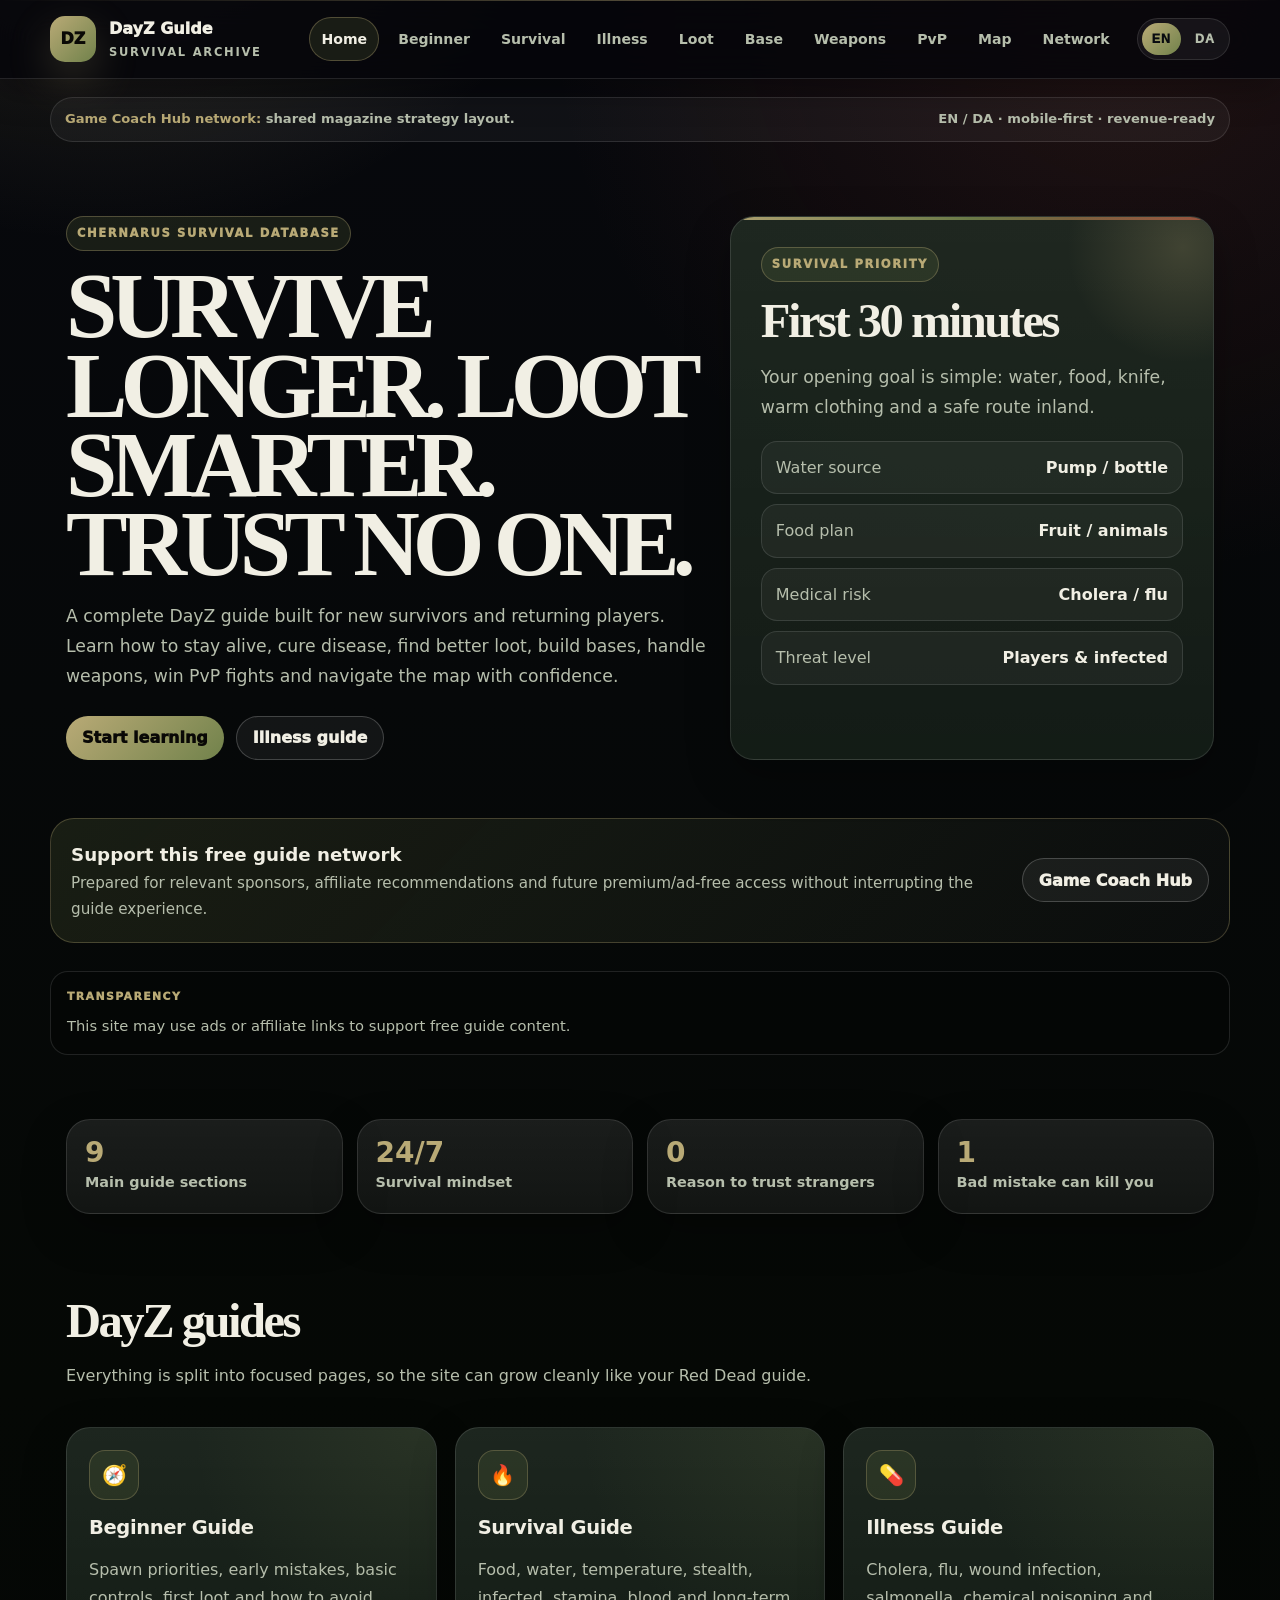
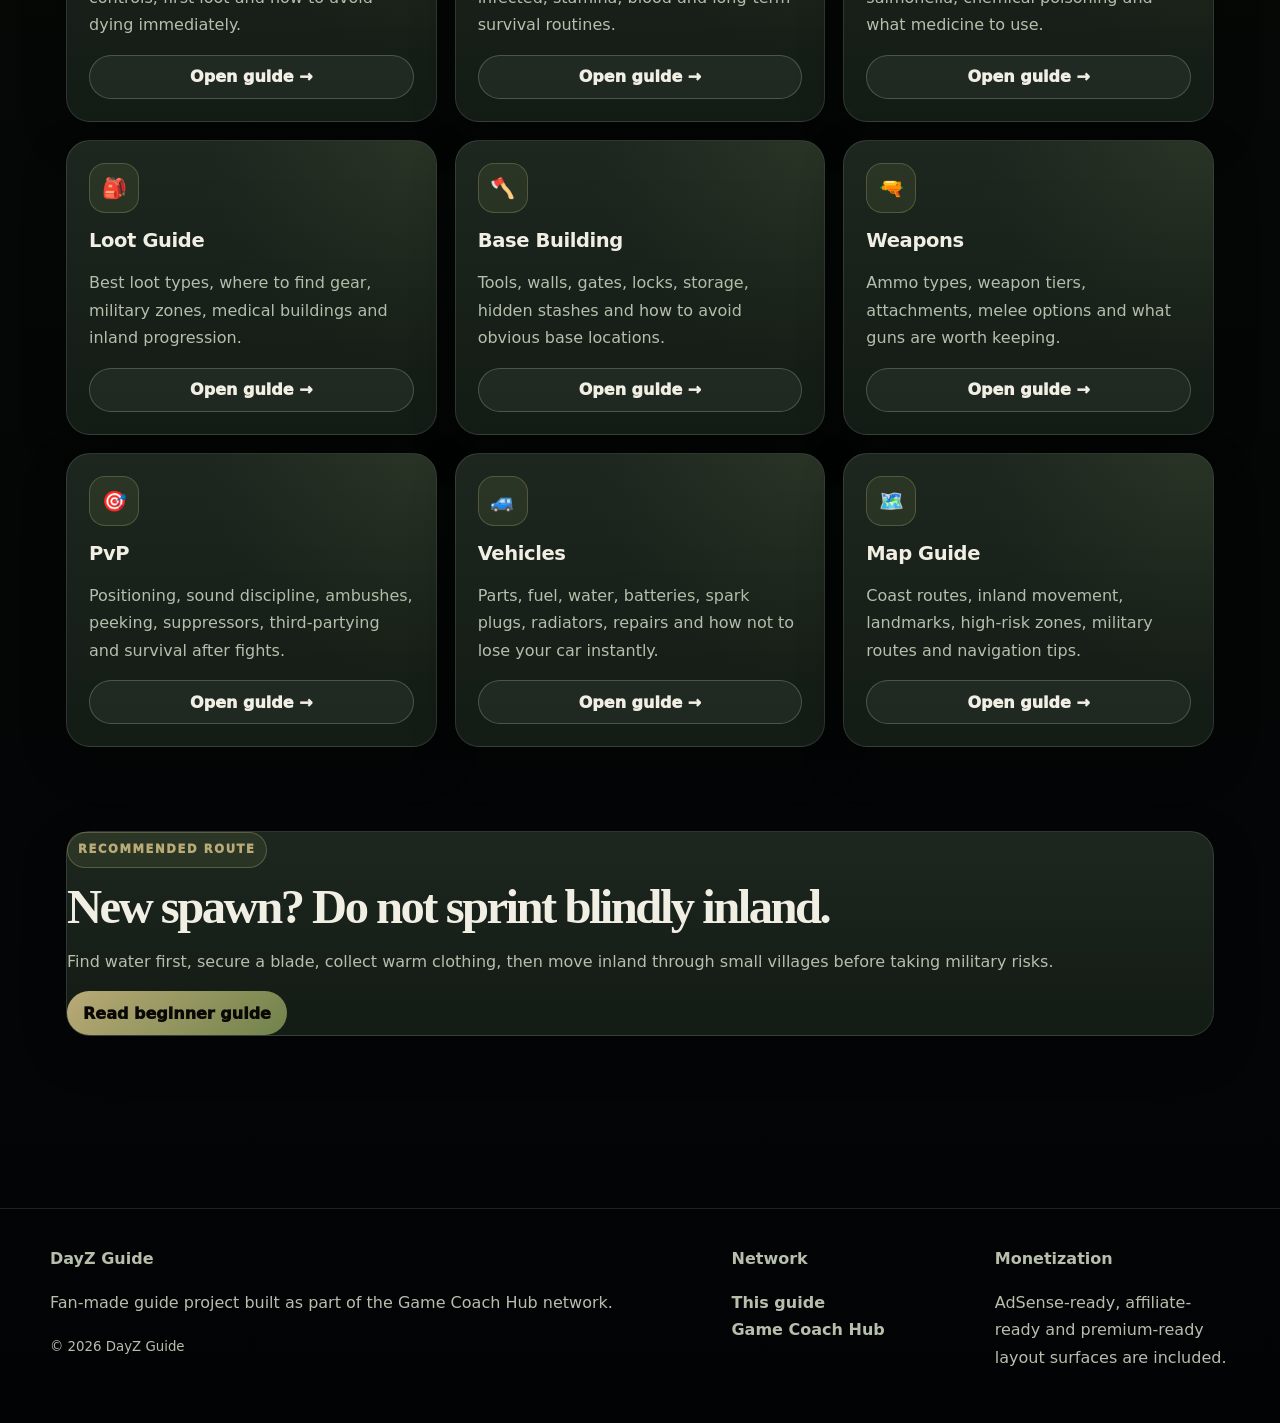
<file: index.html>
<!doctype html>
<html lang="en">
<head>
  <meta charset="utf-8">
  <meta name="viewport" content="width=device-width, initial-scale=1">
  <title>DayZ Survival Guide | Beginner, Loot, Illness, PvP & Base Building</title>
  <meta name="description" content="Complete DayZ guide for beginners and experienced survivors. Learn survival, illness treatment, loot routes, weapons, PvP, vehicles, base building and map strategy.">

  <meta property="og:title" content="DayZ Survival Guide">
  <meta property="og:description" content="A complete gritty survival guide for DayZ. Beginner help, illnesses, loot, weapons, PvP, base building, vehicles and maps.">
  <meta property="og:type" content="website">
  <meta property="og:image" content="assets/dayz-og.jpg">

  <link rel="canonical" href="https://your-domain.vercel.app/">
  <link rel="stylesheet" href="style.css">
  <script src="js/layout.js" defer></script>
  <link rel="alternate" hreflang="en" href="index.html?lang=en">
  <link rel="alternate" hreflang="da" href="index.html?lang=da">
  <script src="i18n.js" defer></script>
</head>

<body data-site="dayz">
  <div id="site-navbar"></div>

  <main>
    <section class="hero">
      <div class="container hero-grid">
        <div>
          <div class="eyebrow">Chernarus survival database</div>
          <h1>Survive longer. Loot smarter. Trust no one.</h1>
          <p>
            A complete DayZ guide built for new survivors and returning players.
            Learn how to stay alive, cure disease, find better loot, build bases,
            handle weapons, win PvP fights and navigate the map with confidence.
          </p>

          <div class="hero-actions">
            <a class="btn btn-primary" href="#guides">Start learning</a>
            <a class="btn btn-secondary" href="illness.html">Illness guide</a>
          </div>
        </div>

        <aside class="hero-panel">
          <span class="badge">Survival priority</span>
          <h2>First 30 minutes</h2>
          <p class="section-text">
            Your opening goal is simple: water, food, knife, warm clothing and a safe route inland.
          </p>

          <div class="status-list">
            <div class="status-item">
              <span>Water source</span>
              <strong>Pump / bottle</strong>
            </div>
            <div class="status-item">
              <span>Food plan</span>
              <strong>Fruit / animals</strong>
            </div>
            <div class="status-item">
              <span>Medical risk</span>
              <strong>Cholera / flu</strong>
            </div>
            <div class="status-item">
              <span>Threat level</span>
              <strong>Players & infected</strong>
            </div>
          </div>
        </aside>
      </div>
    </section>

    <section class="section">
      <div class="container stats-grid">
        <div class="stat">
          <strong>9</strong>
          <span>Main guide sections</span>
        </div>
        <div class="stat">
          <strong>24/7</strong>
          <span>Survival mindset</span>
        </div>
        <div class="stat">
          <strong>0</strong>
          <span>Reason to trust strangers</span>
        </div>
        <div class="stat">
          <strong>1</strong>
          <span>Bad mistake can kill you</span>
        </div>
      </div>
    </section>

    <section class="section" id="guides">
      <div class="container">
        <div class="section-head">
          <div>
            <h2 class="section-title">DayZ guides</h2>
            <p class="section-text">
              Everything is split into focused pages, so the site can grow cleanly like your Red Dead guide.
            </p>
          </div>
        </div>

        <div class="card-grid">
          <a class="card" href="beginner.html">
            <div>
              <div class="card-icon">🧭</div>
              <h3>Beginner Guide</h3>
              <p>Spawn priorities, early mistakes, basic controls, first loot and how to avoid dying immediately.</p>
            </div>
            <span class="card-link">Open guide →</span>
          </a>

          <a class="card" href="survival.html">
            <div>
              <div class="card-icon">🔥</div>
              <h3>Survival Guide</h3>
              <p>Food, water, temperature, stealth, infected, stamina, blood and long-term survival routines.</p>
            </div>
            <span class="card-link">Open guide →</span>
          </a>

          <a class="card" href="illness.html">
            <div>
              <div class="card-icon">💊</div>
              <h3>Illness Guide</h3>
              <p>Cholera, flu, wound infection, salmonella, chemical poisoning and what medicine to use.</p>
            </div>
            <span class="card-link">Open guide →</span>
          </a>

          <a class="card" href="loot.html">
            <div>
              <div class="card-icon">🎒</div>
              <h3>Loot Guide</h3>
              <p>Best loot types, where to find gear, military zones, medical buildings and inland progression.</p>
            </div>
            <span class="card-link">Open guide →</span>
          </a>

          <a class="card" href="base-building.html">
            <div>
              <div class="card-icon">🪓</div>
              <h3>Base Building</h3>
              <p>Tools, walls, gates, locks, storage, hidden stashes and how to avoid obvious base locations.</p>
            </div>
            <span class="card-link">Open guide →</span>
          </a>

          <a class="card" href="weapons.html">
            <div>
              <div class="card-icon">🔫</div>
              <h3>Weapons</h3>
              <p>Ammo types, weapon tiers, attachments, melee options and what guns are worth keeping.</p>
            </div>
            <span class="card-link">Open guide →</span>
          </a>

          <a class="card" href="pvp.html">
            <div>
              <div class="card-icon">🎯</div>
              <h3>PvP</h3>
              <p>Positioning, sound discipline, ambushes, peeking, suppressors, third-partying and survival after fights.</p>
            </div>
            <span class="card-link">Open guide →</span>
          </a>

          <a class="card" href="vehicles.html">
            <div>
              <div class="card-icon">🚙</div>
              <h3>Vehicles</h3>
              <p>Parts, fuel, water, batteries, spark plugs, radiators, repairs and how not to lose your car instantly.</p>
            </div>
            <span class="card-link">Open guide →</span>
          </a>

          <a class="card" href="map-guide.html">
            <div>
              <div class="card-icon">🗺️</div>
              <h3>Map Guide</h3>
              <p>Coast routes, inland movement, landmarks, high-risk zones, military routes and navigation tips.</p>
            </div>
            <span class="card-link">Open guide →</span>
          </a>
        </div>
      </div>
    </section>

    <section class="section">
      <div class="container callout">
        <div>
          <span class="badge">Recommended route</span>
          <h2 class="section-title">New spawn? Do not sprint blindly inland.</h2>
          <p class="section-text">
            Find water first, secure a blade, collect warm clothing, then move inland through small villages before taking military risks.
          </p>
        </div>
        <a class="btn btn-primary" href="beginner.html">Read beginner guide</a>
      </div>
    </section>
  </main>

  <div id="site-footer"></div>
<script src="monetization.js" defer></script>
</body>
</html>
</file>
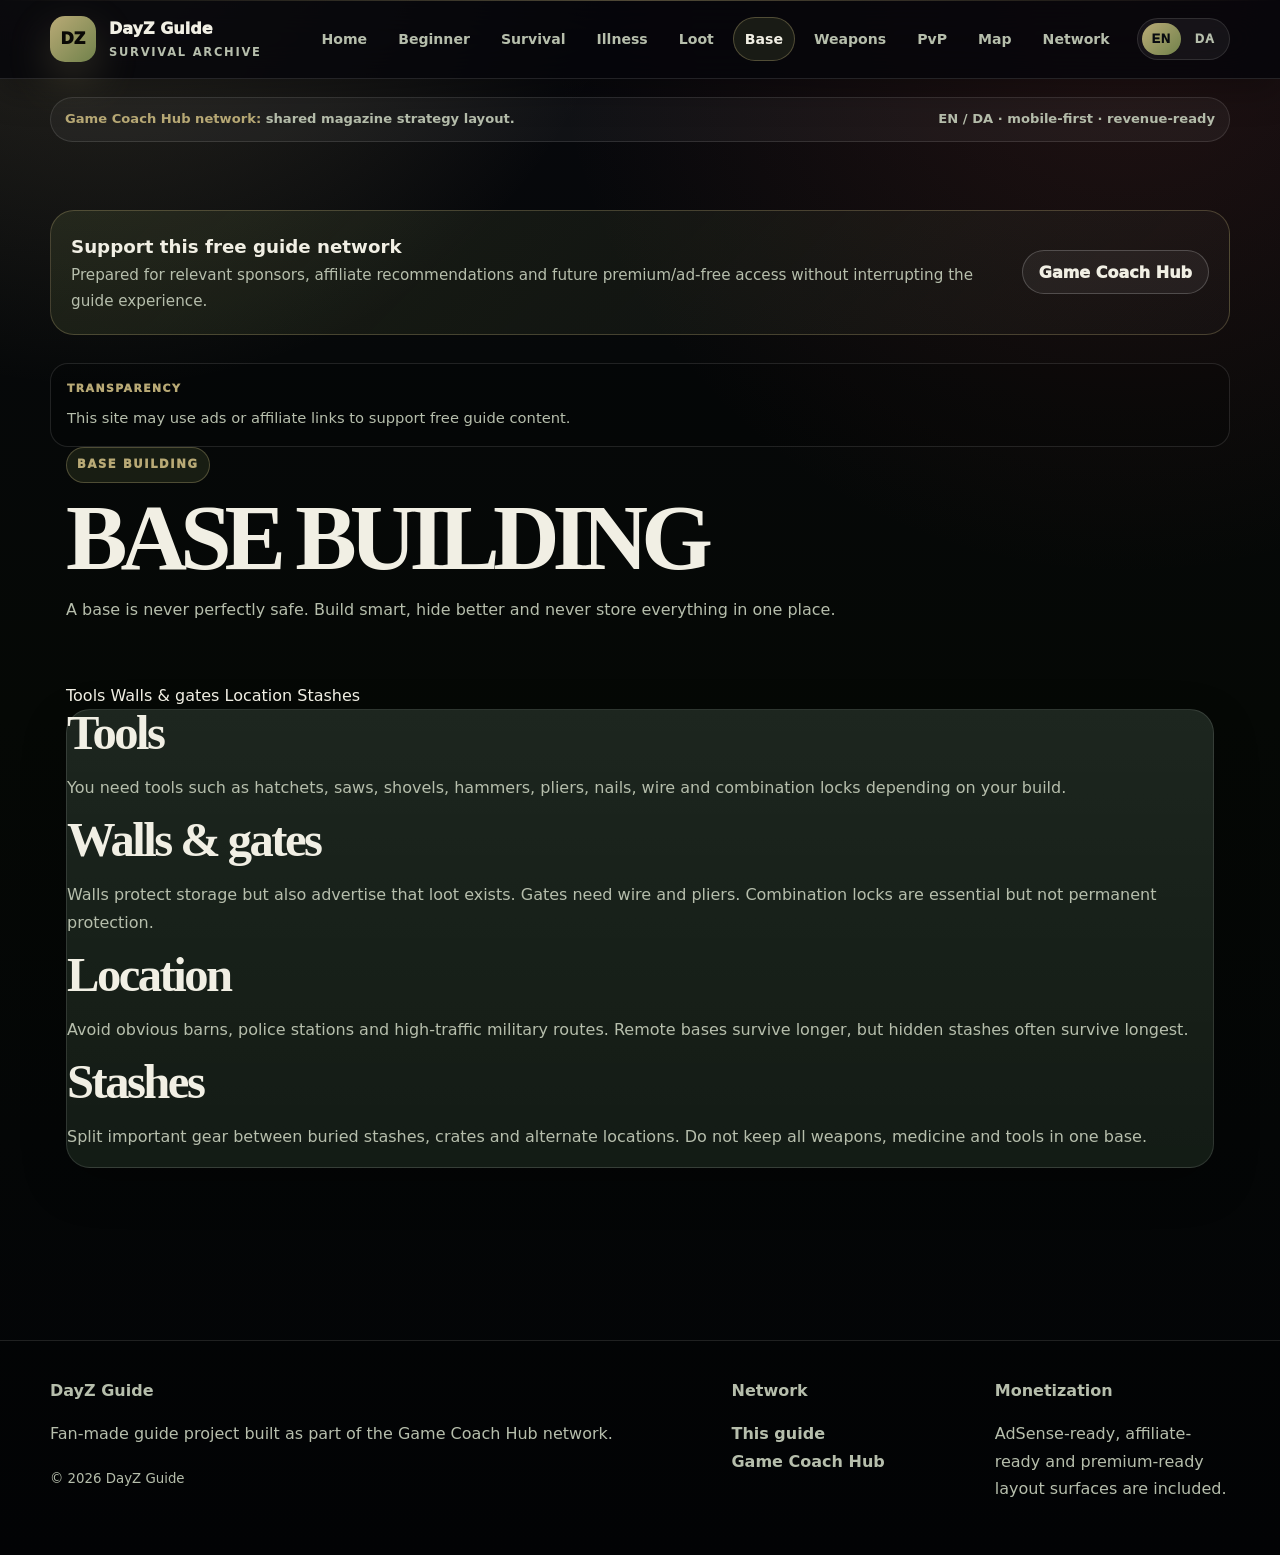
<file: base-building.html>
<!doctype html>
<html lang="en">
<head>
  <meta charset="utf-8">
  <meta name="viewport" content="width=device-width, initial-scale=1">
  <title>DayZ Base Building Guide | Tools, Gates, Locks & Stashes</title>
  <meta name="description" content="DayZ base building guide covering tools, walls, gates, locks, storage, hidden stashes and base location strategy.">
  <link rel="stylesheet" href="style.css">
  <script src="js/layout.js" defer></script>
  <link rel="alternate" hreflang="en" href="base-building.html?lang=en">
  <link rel="alternate" hreflang="da" href="base-building.html?lang=da">
  <script src="i18n.js" defer></script>
</head>
<body data-site="dayz">
  <div id="site-navbar"></div>

  <main>
    <section class="page-hero">
      <div class="container">
        <span class="badge">Base Building</span>
        <h1>Base Building</h1>
        <p class="section-text">A base is never perfectly safe. Build smart, hide better and never store everything in one place.</p>
      </div>
    </section>

    <section class="section">
      <div class="container content-layout">
        <aside class="sidebar">
          <a href="#tools">Tools</a>
          <a href="#walls">Walls & gates</a>
          <a href="#location">Location</a>
          <a href="#stashes">Stashes</a>
        </aside>

        <article class="article">
          <h2 id="tools">Tools</h2>
          <p>You need tools such as hatchets, saws, shovels, hammers, pliers, nails, wire and combination locks depending on your build.</p>

          <h2 id="walls">Walls & gates</h2>
          <p>Walls protect storage but also advertise that loot exists. Gates need wire and pliers. Combination locks are essential but not permanent protection.</p>

          <h2 id="location">Location</h2>
          <p>Avoid obvious barns, police stations and high-traffic military routes. Remote bases survive longer, but hidden stashes often survive longest.</p>

          <h2 id="stashes">Stashes</h2>
          <p>Split important gear between buried stashes, crates and alternate locations. Do not keep all weapons, medicine and tools in one base.</p>
        </article>
      </div>
    </section>
  </main>

  <div id="site-footer"></div>
<script src="monetization.js" defer></script>
</body>
</html>
</file>
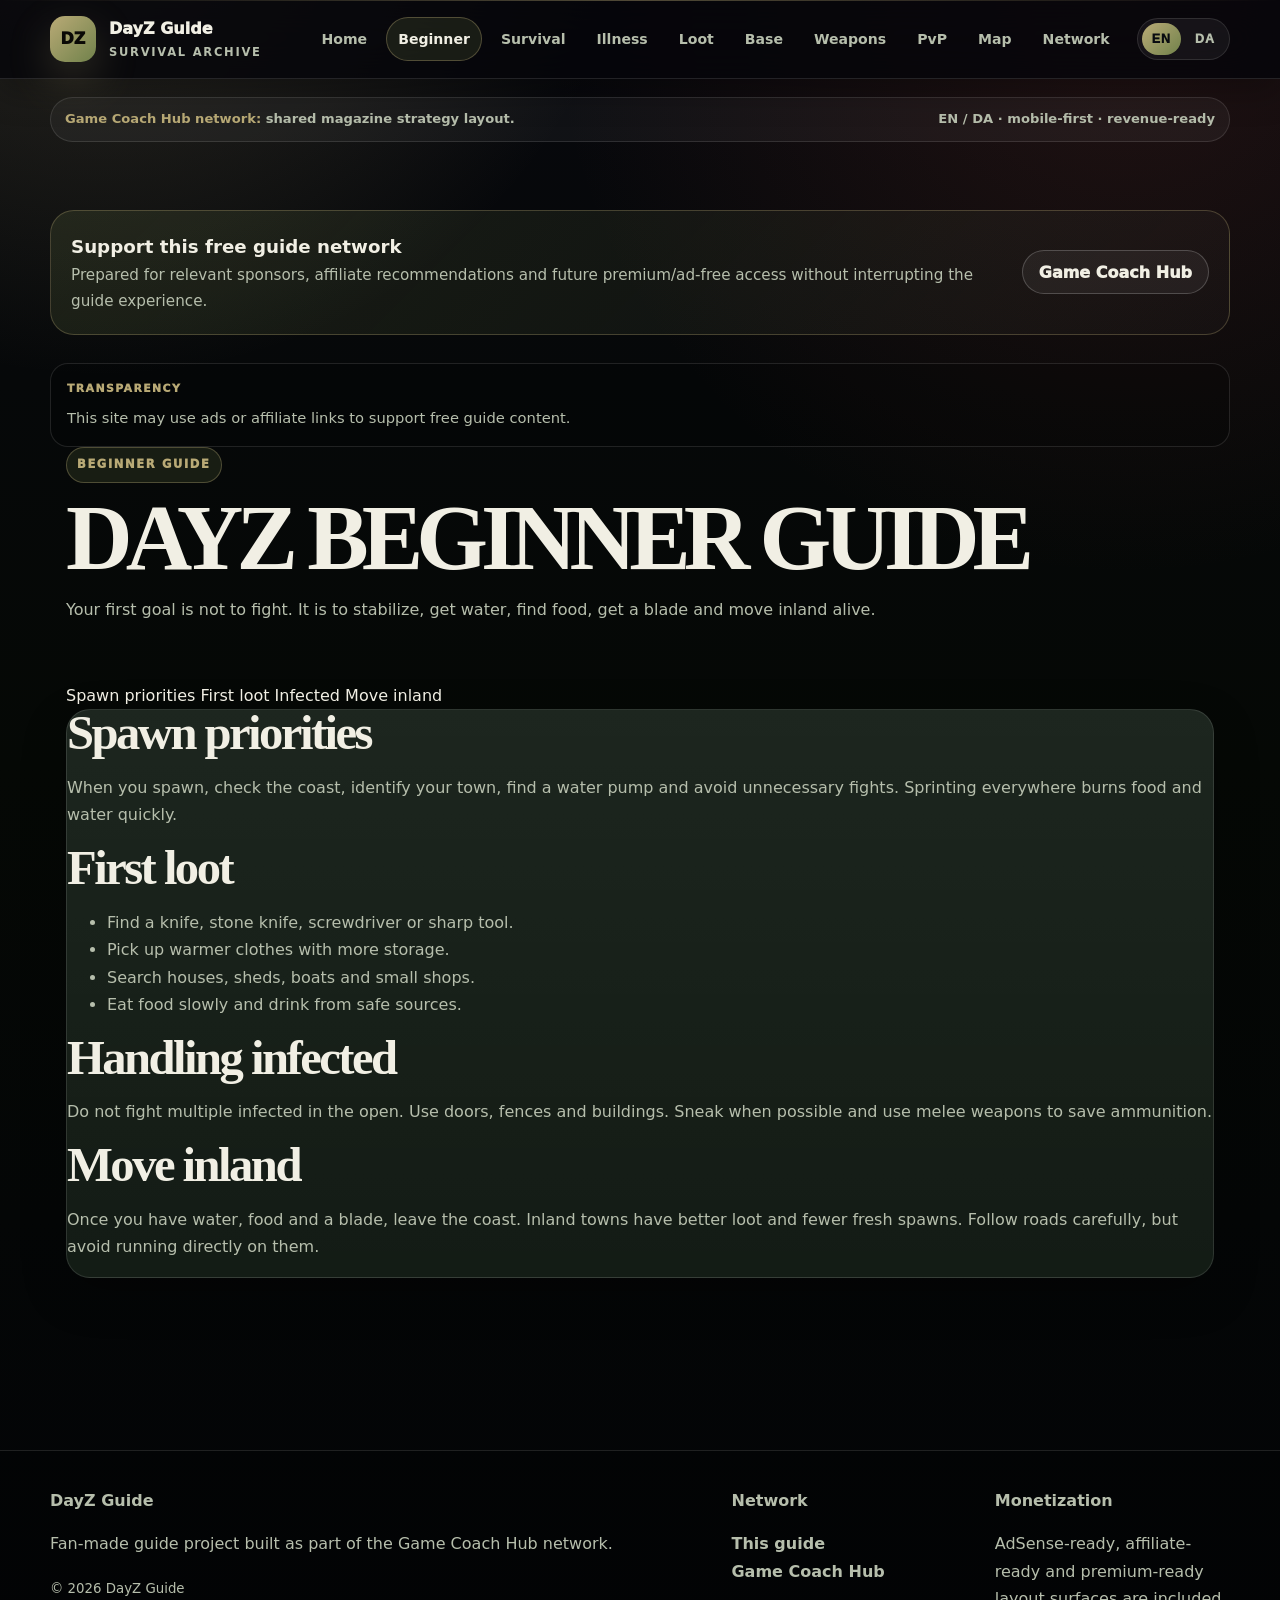
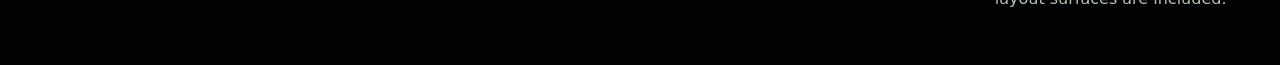
<file: beginner.html>
<!doctype html>
<html lang="en">
<head>
  <meta charset="utf-8">
  <meta name="viewport" content="width=device-width, initial-scale=1">
  <title>DayZ Beginner Guide | DayZ Survival Guide</title>
  <meta name="description" content="DayZ beginner guide with spawn priorities, early loot, food, water, infected survival and first inland route.">
  <link rel="stylesheet" href="style.css">
  <script src="js/layout.js" defer></script>
  <link rel="alternate" hreflang="en" href="beginner.html?lang=en">
  <link rel="alternate" hreflang="da" href="beginner.html?lang=da">
  <script src="i18n.js" defer></script>
</head>
<body data-site="dayz">
  <div id="site-navbar"></div>

  <main>
    <section class="page-hero">
      <div class="container">
        <span class="badge">Beginner Guide</span>
        <h1>DayZ Beginner Guide</h1>
        <p class="section-text">Your first goal is not to fight. It is to stabilize, get water, find food, get a blade and move inland alive.</p>
      </div>
    </section>

    <section class="section">
      <div class="container content-layout">
        <aside class="sidebar">
          <a href="#spawn">Spawn priorities</a>
          <a href="#loot">First loot</a>
          <a href="#infected">Infected</a>
          <a href="#inland">Move inland</a>
        </aside>

        <article class="article">
          <h2 id="spawn">Spawn priorities</h2>
          <p>When you spawn, check the coast, identify your town, find a water pump and avoid unnecessary fights. Sprinting everywhere burns food and water quickly.</p>

          <h2 id="loot">First loot</h2>
          <ul>
            <li>Find a knife, stone knife, screwdriver or sharp tool.</li>
            <li>Pick up warmer clothes with more storage.</li>
            <li>Search houses, sheds, boats and small shops.</li>
            <li>Eat food slowly and drink from safe sources.</li>
          </ul>

          <h2 id="infected">Handling infected</h2>
          <p>Do not fight multiple infected in the open. Use doors, fences and buildings. Sneak when possible and use melee weapons to save ammunition.</p>

          <h2 id="inland">Move inland</h2>
          <p>Once you have water, food and a blade, leave the coast. Inland towns have better loot and fewer fresh spawns. Follow roads carefully, but avoid running directly on them.</p>
        </article>
      </div>
    </section>
  </main>

  <div id="site-footer"></div>
<script src="monetization.js" defer></script>
</body>
</html>
</file>
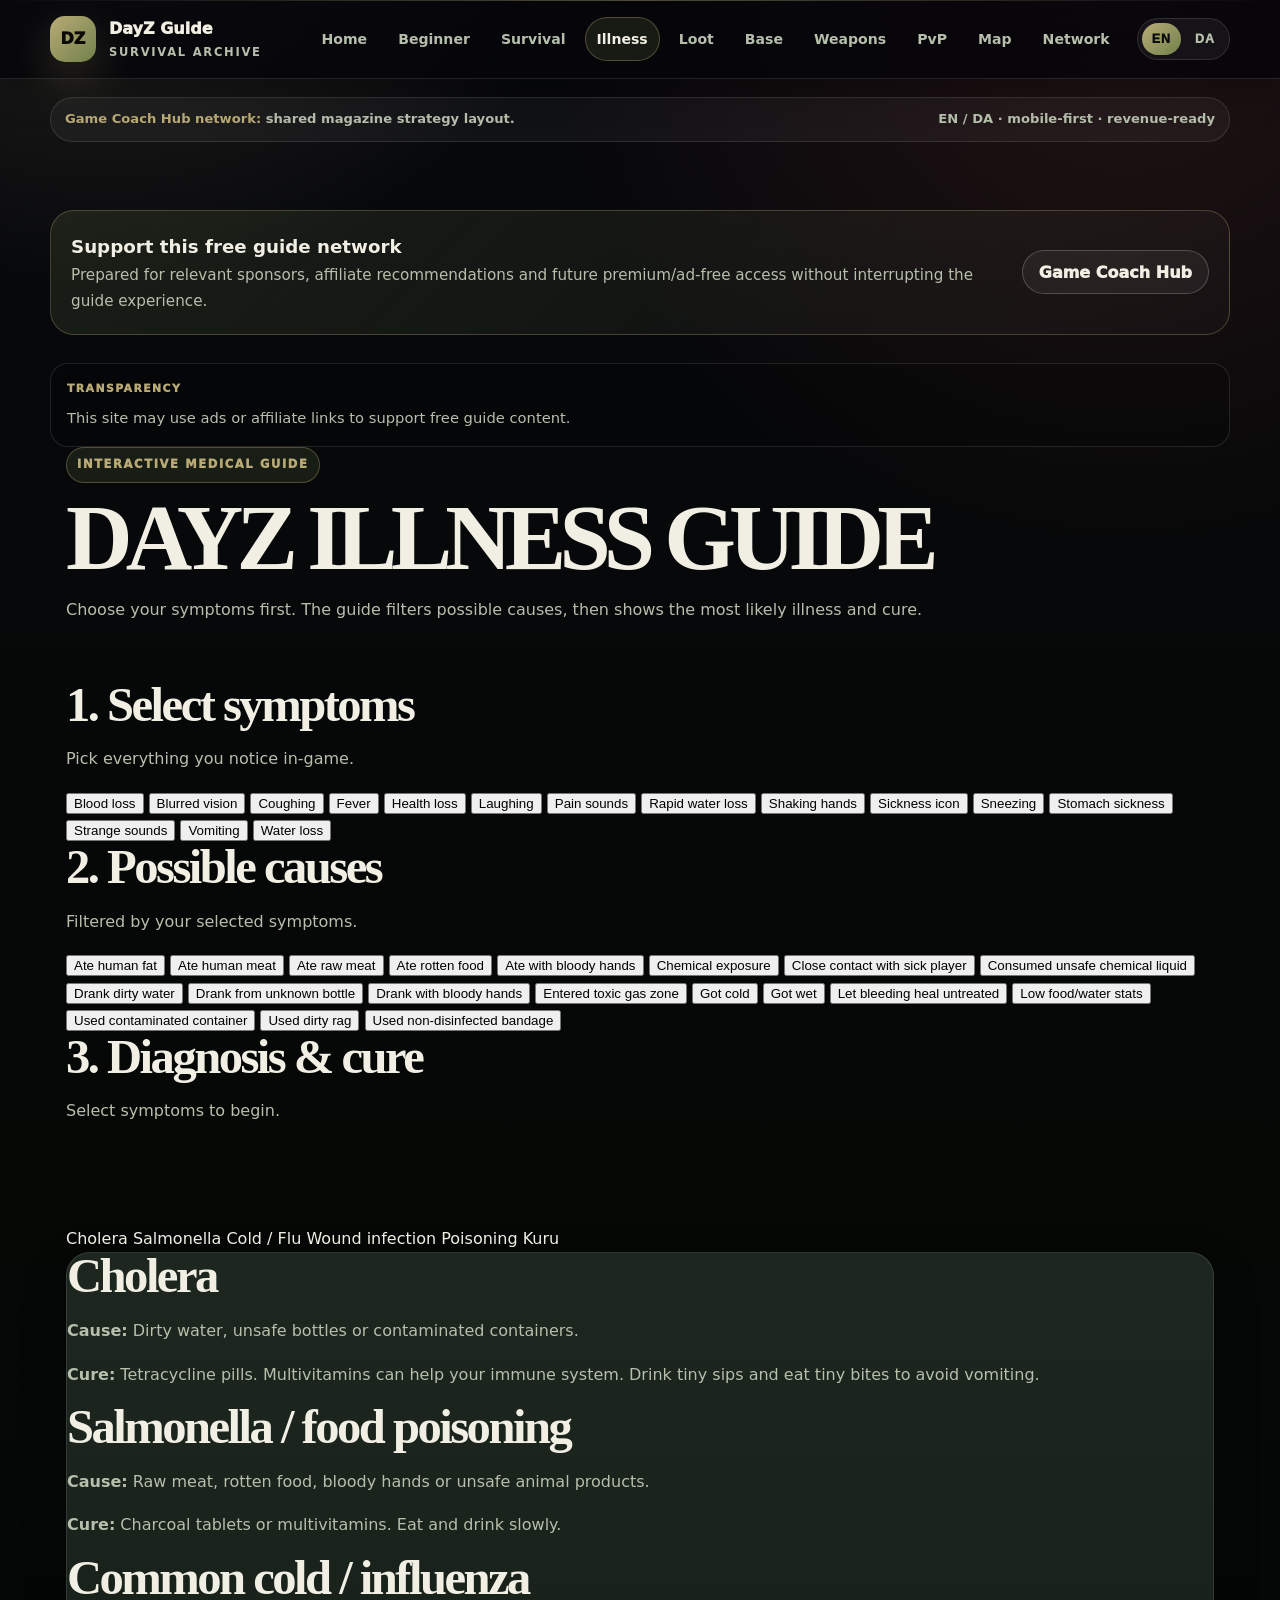
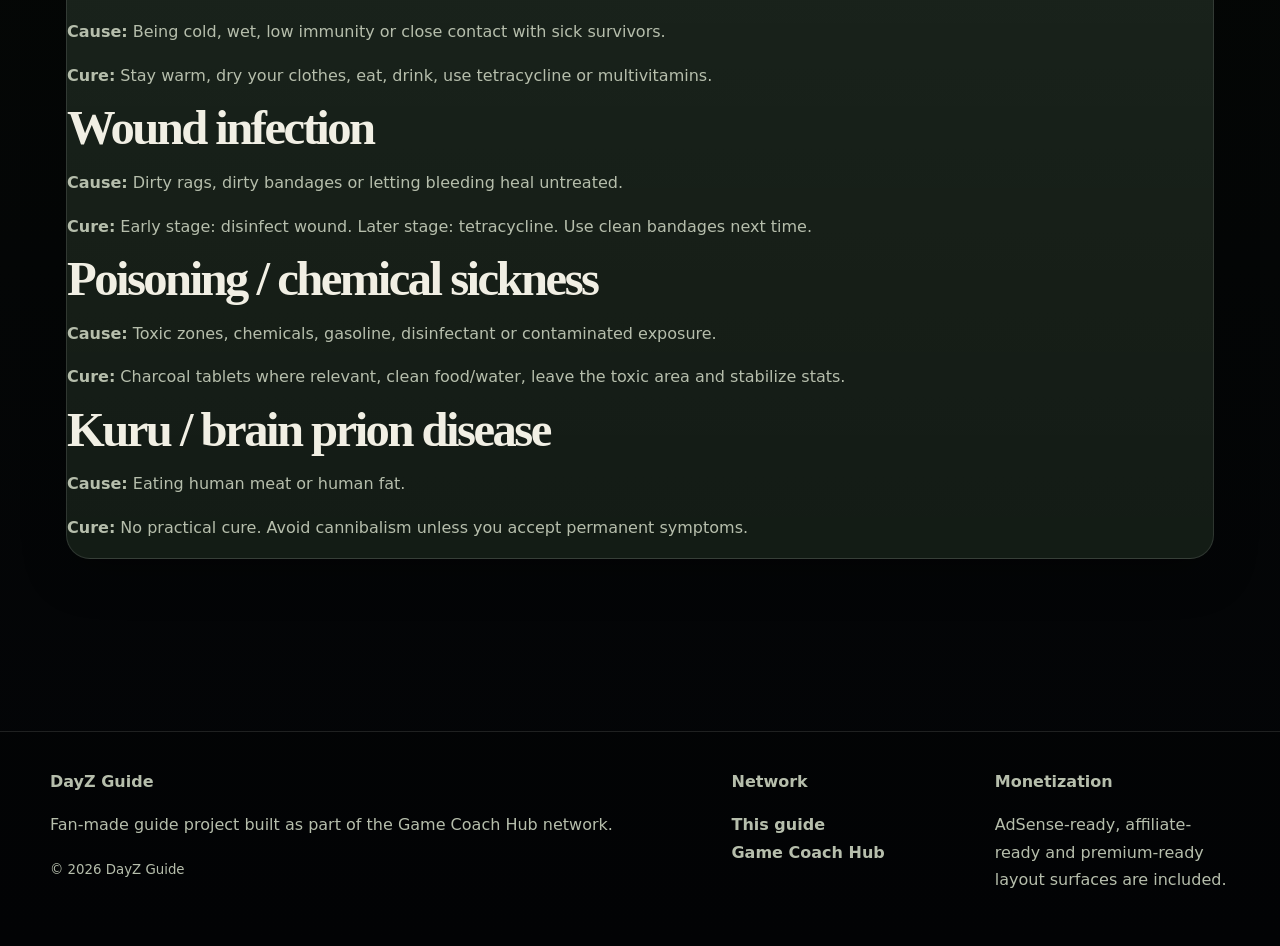
<file: illness.html>
<!doctype html>
<html lang="en">
<head>
  <meta charset="utf-8">
  <meta name="viewport" content="width=device-width, initial-scale=1">
  <title>DayZ Illness Guide | Interactive Symptom & Cure Finder</title>
  <meta name="description" content="Interactive DayZ illness guide. Select symptoms and causes to find the likely disease, cure, medicine and survival steps.">
  <link rel="stylesheet" href="style.css">
  <script src="js/layout.js" defer></script>
  <script src="js/illness-guide.js" defer></script>
  <link rel="alternate" hreflang="en" href="illness.html?lang=en">
  <link rel="alternate" hreflang="da" href="illness.html?lang=da">
  <script src="i18n.js" defer></script>
</head>

<body data-site="dayz">
  <div id="site-navbar"></div>

  <main>
    <section class="page-hero">
      <div class="container">
        <span class="badge">Interactive Medical Guide</span>
        <h1>DayZ Illness Guide</h1>
        <p class="section-text">
          Choose your symptoms first. The guide filters possible causes, then shows the most likely illness and cure.
        </p>
      </div>
    </section>

    <section class="section">
      <div class="container illness-tool">
        <div class="illness-panel">
          <h2>1. Select symptoms</h2>
          <p>Pick everything you notice in-game.</p>

          <div class="choice-grid" id="symptomChoices"></div>
        </div>

        <div class="illness-panel">
          <h2>2. Possible causes</h2>
          <p>Filtered by your selected symptoms.</p>

          <div class="choice-grid" id="causeChoices"></div>
        </div>

        <div class="illness-panel illness-result">
          <h2>3. Diagnosis & cure</h2>
          <div id="illnessResult">
            <p class="empty-state">Select symptoms to begin.</p>
          </div>
        </div>
      </div>
    </section>

    <section class="section">
      <div class="container content-layout">
        <aside class="sidebar">
          <a href="#cholera">Cholera</a>
          <a href="#salmonella">Salmonella</a>
          <a href="#cold">Cold / Flu</a>
          <a href="#infection">Wound infection</a>
          <a href="#poisoning">Poisoning</a>
          <a href="#kuru">Kuru</a>
        </aside>

        <article class="article">
          <h2 id="cholera">Cholera</h2>
          <p><strong>Cause:</strong> Dirty water, unsafe bottles or contaminated containers.</p>
          <p><strong>Cure:</strong> Tetracycline pills. Multivitamins can help your immune system. Drink tiny sips and eat tiny bites to avoid vomiting.</p>

          <h2 id="salmonella">Salmonella / food poisoning</h2>
          <p><strong>Cause:</strong> Raw meat, rotten food, bloody hands or unsafe animal products.</p>
          <p><strong>Cure:</strong> Charcoal tablets or multivitamins. Eat and drink slowly.</p>

          <h2 id="cold">Common cold / influenza</h2>
          <p><strong>Cause:</strong> Being cold, wet, low immunity or close contact with sick survivors.</p>
          <p><strong>Cure:</strong> Stay warm, dry your clothes, eat, drink, use tetracycline or multivitamins.</p>

          <h2 id="infection">Wound infection</h2>
          <p><strong>Cause:</strong> Dirty rags, dirty bandages or letting bleeding heal untreated.</p>
          <p><strong>Cure:</strong> Early stage: disinfect wound. Later stage: tetracycline. Use clean bandages next time.</p>

          <h2 id="poisoning">Poisoning / chemical sickness</h2>
          <p><strong>Cause:</strong> Toxic zones, chemicals, gasoline, disinfectant or contaminated exposure.</p>
          <p><strong>Cure:</strong> Charcoal tablets where relevant, clean food/water, leave the toxic area and stabilize stats.</p>

          <h2 id="kuru">Kuru / brain prion disease</h2>
          <p><strong>Cause:</strong> Eating human meat or human fat.</p>
          <p><strong>Cure:</strong> No practical cure. Avoid cannibalism unless you accept permanent symptoms.</p>
        </article>
      </div>
    </section>
  </main>

  <div id="site-footer"></div>
<script src="monetization.js" defer></script>
</body>
</html>
</file>
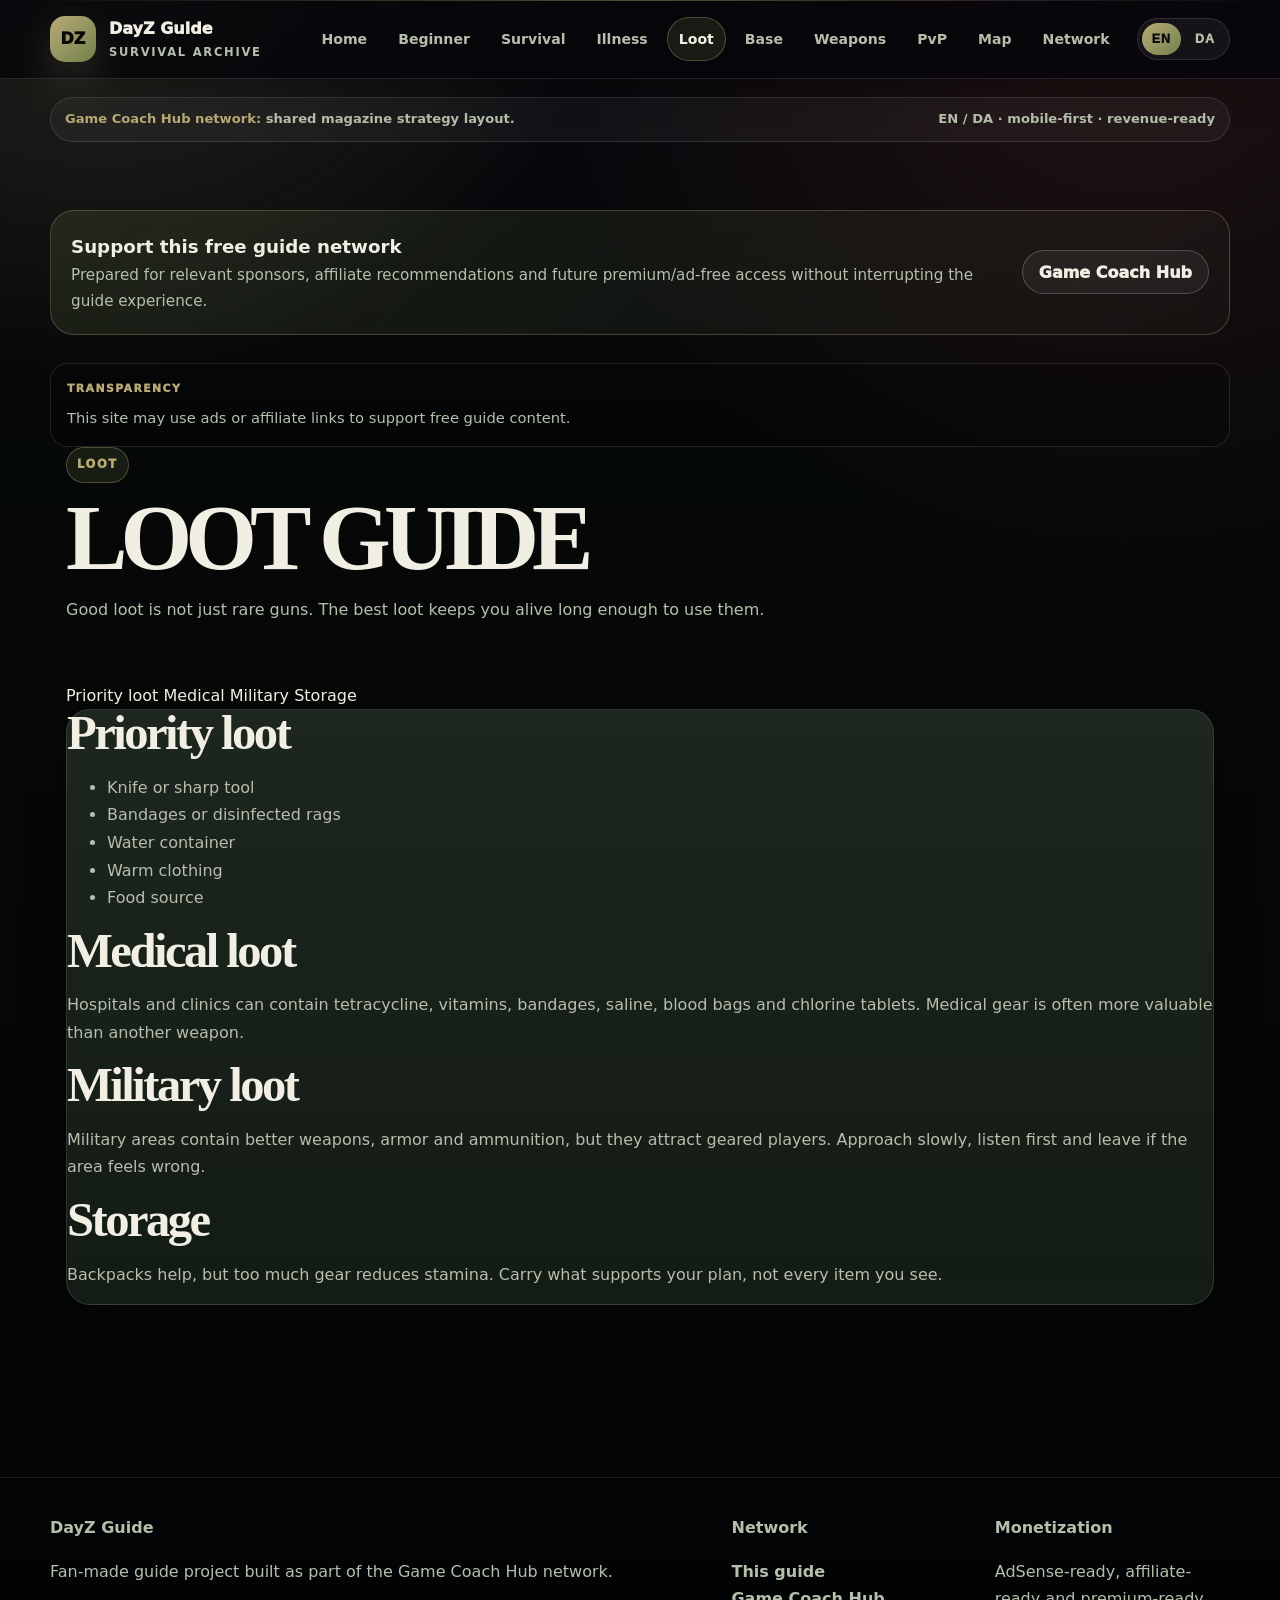
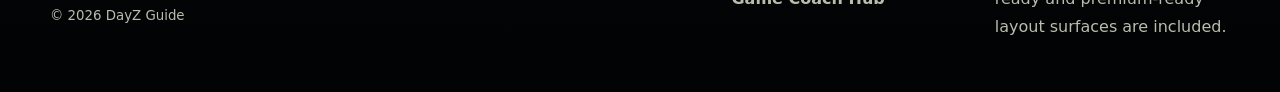
<file: loot.html>
<!doctype html>
<html lang="en">
<head>
  <meta charset="utf-8">
  <meta name="viewport" content="width=device-width, initial-scale=1">
  <title>DayZ Loot Guide | Best Loot Routes & Gear Progression</title>
  <meta name="description" content="DayZ loot guide with gear priorities, military loot, medical loot, food sources and inland progression routes.">
  <link rel="stylesheet" href="style.css">
  <script src="js/layout.js" defer></script>
  <link rel="alternate" hreflang="en" href="loot.html?lang=en">
  <link rel="alternate" hreflang="da" href="loot.html?lang=da">
  <script src="i18n.js" defer></script>
</head>
<body data-site="dayz">
  <div id="site-navbar"></div>

  <main>
    <section class="page-hero">
      <div class="container">
        <span class="badge">Loot</span>
        <h1>Loot Guide</h1>
        <p class="section-text">Good loot is not just rare guns. The best loot keeps you alive long enough to use them.</p>
      </div>
    </section>

    <section class="section">
      <div class="container content-layout">
        <aside class="sidebar">
          <a href="#priority">Priority loot</a>
          <a href="#medical">Medical</a>
          <a href="#military">Military</a>
          <a href="#storage">Storage</a>
        </aside>

        <article class="article">
          <h2 id="priority">Priority loot</h2>
          <ul>
            <li>Knife or sharp tool</li>
            <li>Bandages or disinfected rags</li>
            <li>Water container</li>
            <li>Warm clothing</li>
            <li>Food source</li>
          </ul>

          <h2 id="medical">Medical loot</h2>
          <p>Hospitals and clinics can contain tetracycline, vitamins, bandages, saline, blood bags and chlorine tablets. Medical gear is often more valuable than another weapon.</p>

          <h2 id="military">Military loot</h2>
          <p>Military areas contain better weapons, armor and ammunition, but they attract geared players. Approach slowly, listen first and leave if the area feels wrong.</p>

          <h2 id="storage">Storage</h2>
          <p>Backpacks help, but too much gear reduces stamina. Carry what supports your plan, not every item you see.</p>
        </article>
      </div>
    </section>
  </main>

  <div id="site-footer"></div>
<script src="monetization.js" defer></script>
</body>
</html>
</file>
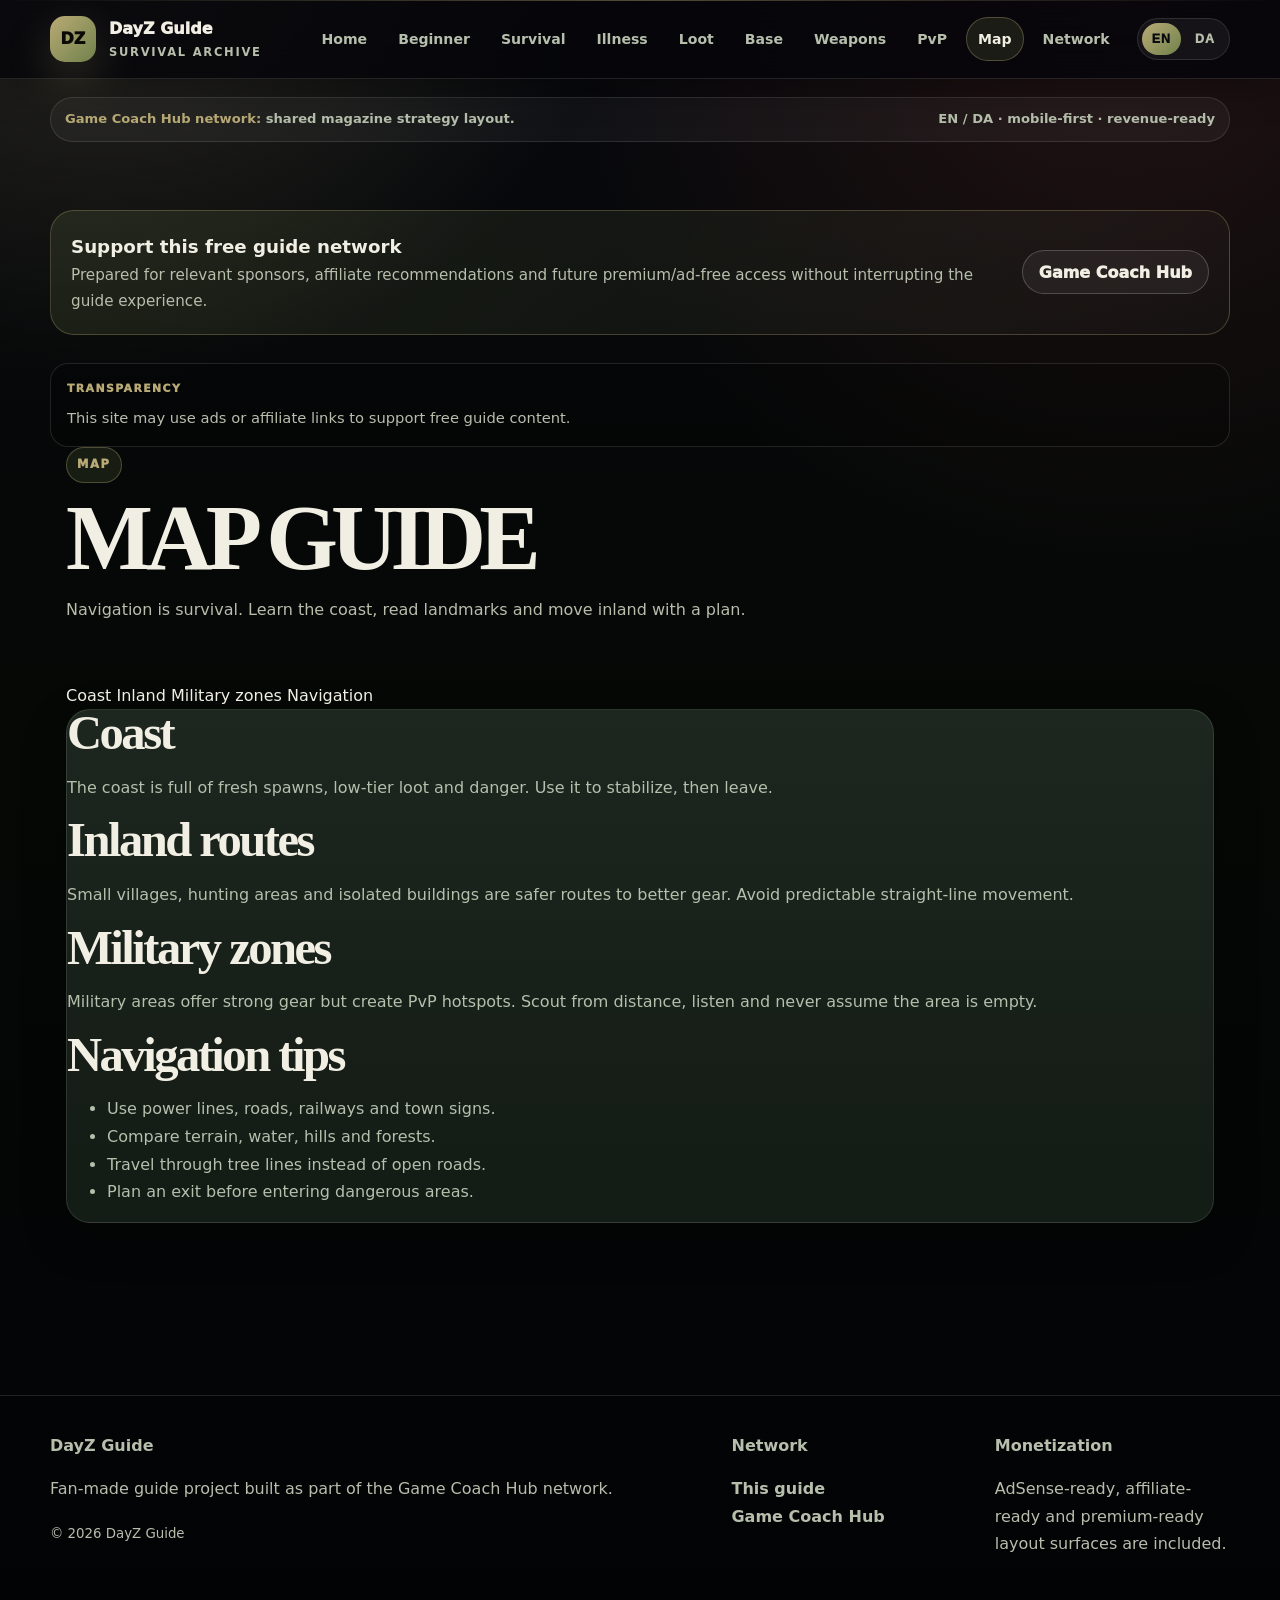
<file: map-guide.html>
<!doctype html>
<html lang="en">
<head>
  <meta charset="utf-8">
  <meta name="viewport" content="width=device-width, initial-scale=1">
  <title>DayZ Map Guide | Routes, Landmarks & High-Risk Zones</title>
  <meta name="description" content="DayZ map guide covering coast spawns, inland routes, landmarks, military zones, navigation and high-risk areas.">
  <link rel="stylesheet" href="style.css">
  <script src="js/layout.js" defer></script>
  <link rel="alternate" hreflang="en" href="map-guide.html?lang=en">
  <link rel="alternate" hreflang="da" href="map-guide.html?lang=da">
  <script src="i18n.js" defer></script>
</head>
<body data-site="dayz">
  <div id="site-navbar"></div>

  <main>
    <section class="page-hero">
      <div class="container">
        <span class="badge">Map</span>
        <h1>Map Guide</h1>
        <p class="section-text">Navigation is survival. Learn the coast, read landmarks and move inland with a plan.</p>
      </div>
    </section>

    <section class="section">
      <div class="container content-layout">
        <aside class="sidebar">
          <a href="#coast">Coast</a>
          <a href="#inland">Inland</a>
          <a href="#military">Military zones</a>
          <a href="#navigation">Navigation</a>
        </aside>

        <article class="article">
          <h2 id="coast">Coast</h2>
          <p>The coast is full of fresh spawns, low-tier loot and danger. Use it to stabilize, then leave.</p>

          <h2 id="inland">Inland routes</h2>
          <p>Small villages, hunting areas and isolated buildings are safer routes to better gear. Avoid predictable straight-line movement.</p>

          <h2 id="military">Military zones</h2>
          <p>Military areas offer strong gear but create PvP hotspots. Scout from distance, listen and never assume the area is empty.</p>

          <h2 id="navigation">Navigation tips</h2>
          <ul>
            <li>Use power lines, roads, railways and town signs.</li>
            <li>Compare terrain, water, hills and forests.</li>
            <li>Travel through tree lines instead of open roads.</li>
            <li>Plan an exit before entering dangerous areas.</li>
          </ul>
        </article>
      </div>
    </section>
  </main>

  <div id="site-footer"></div>
<script src="monetization.js" defer></script>
</body>
</html>
</file>
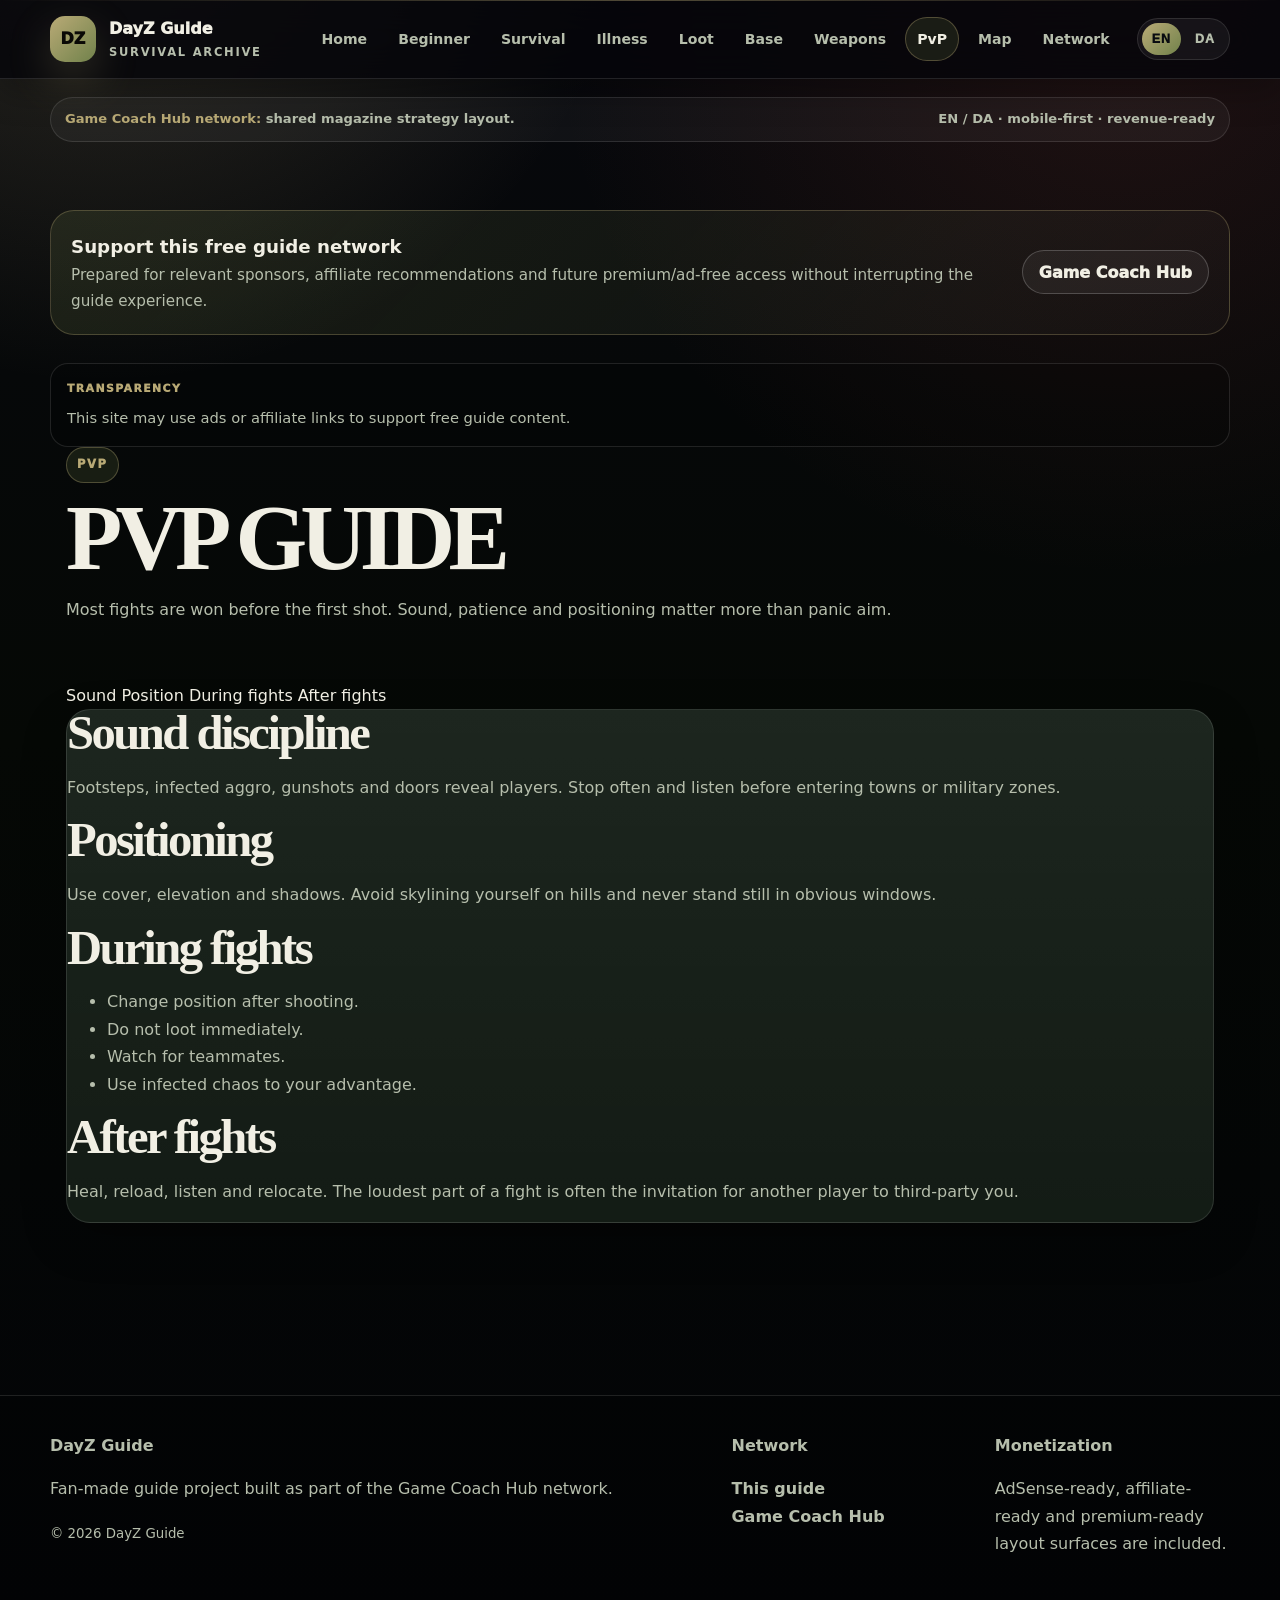
<file: pvp.html>
<!doctype html>
<html lang="en">
<head>
  <meta charset="utf-8">
  <meta name="viewport" content="width=device-width, initial-scale=1">
  <title>DayZ PvP Guide | Positioning, Ambushes & Combat Survival</title>
  <meta name="description" content="DayZ PvP guide covering positioning, sound, ambushes, peeking, suppressors, third-party fights and survival after combat.">
  <link rel="stylesheet" href="style.css">
  <script src="js/layout.js" defer></script>
  <link rel="alternate" hreflang="en" href="pvp.html?lang=en">
  <link rel="alternate" hreflang="da" href="pvp.html?lang=da">
  <script src="i18n.js" defer></script>
</head>
<body data-site="dayz">
  <div id="site-navbar"></div>

  <main>
    <section class="page-hero">
      <div class="container">
        <span class="badge">PvP</span>
        <h1>PvP Guide</h1>
        <p class="section-text">Most fights are won before the first shot. Sound, patience and positioning matter more than panic aim.</p>
      </div>
    </section>

    <section class="section">
      <div class="container content-layout">
        <aside class="sidebar">
          <a href="#sound">Sound</a>
          <a href="#position">Position</a>
          <a href="#fight">During fights</a>
          <a href="#after">After fights</a>
        </aside>

        <article class="article">
          <h2 id="sound">Sound discipline</h2>
          <p>Footsteps, infected aggro, gunshots and doors reveal players. Stop often and listen before entering towns or military zones.</p>

          <h2 id="position">Positioning</h2>
          <p>Use cover, elevation and shadows. Avoid skylining yourself on hills and never stand still in obvious windows.</p>

          <h2 id="fight">During fights</h2>
          <ul>
            <li>Change position after shooting.</li>
            <li>Do not loot immediately.</li>
            <li>Watch for teammates.</li>
            <li>Use infected chaos to your advantage.</li>
          </ul>

          <h2 id="after">After fights</h2>
          <p>Heal, reload, listen and relocate. The loudest part of a fight is often the invitation for another player to third-party you.</p>
        </article>
      </div>
    </section>
  </main>

  <div id="site-footer"></div>
<script src="monetization.js" defer></script>
</body>
</html>
</file>
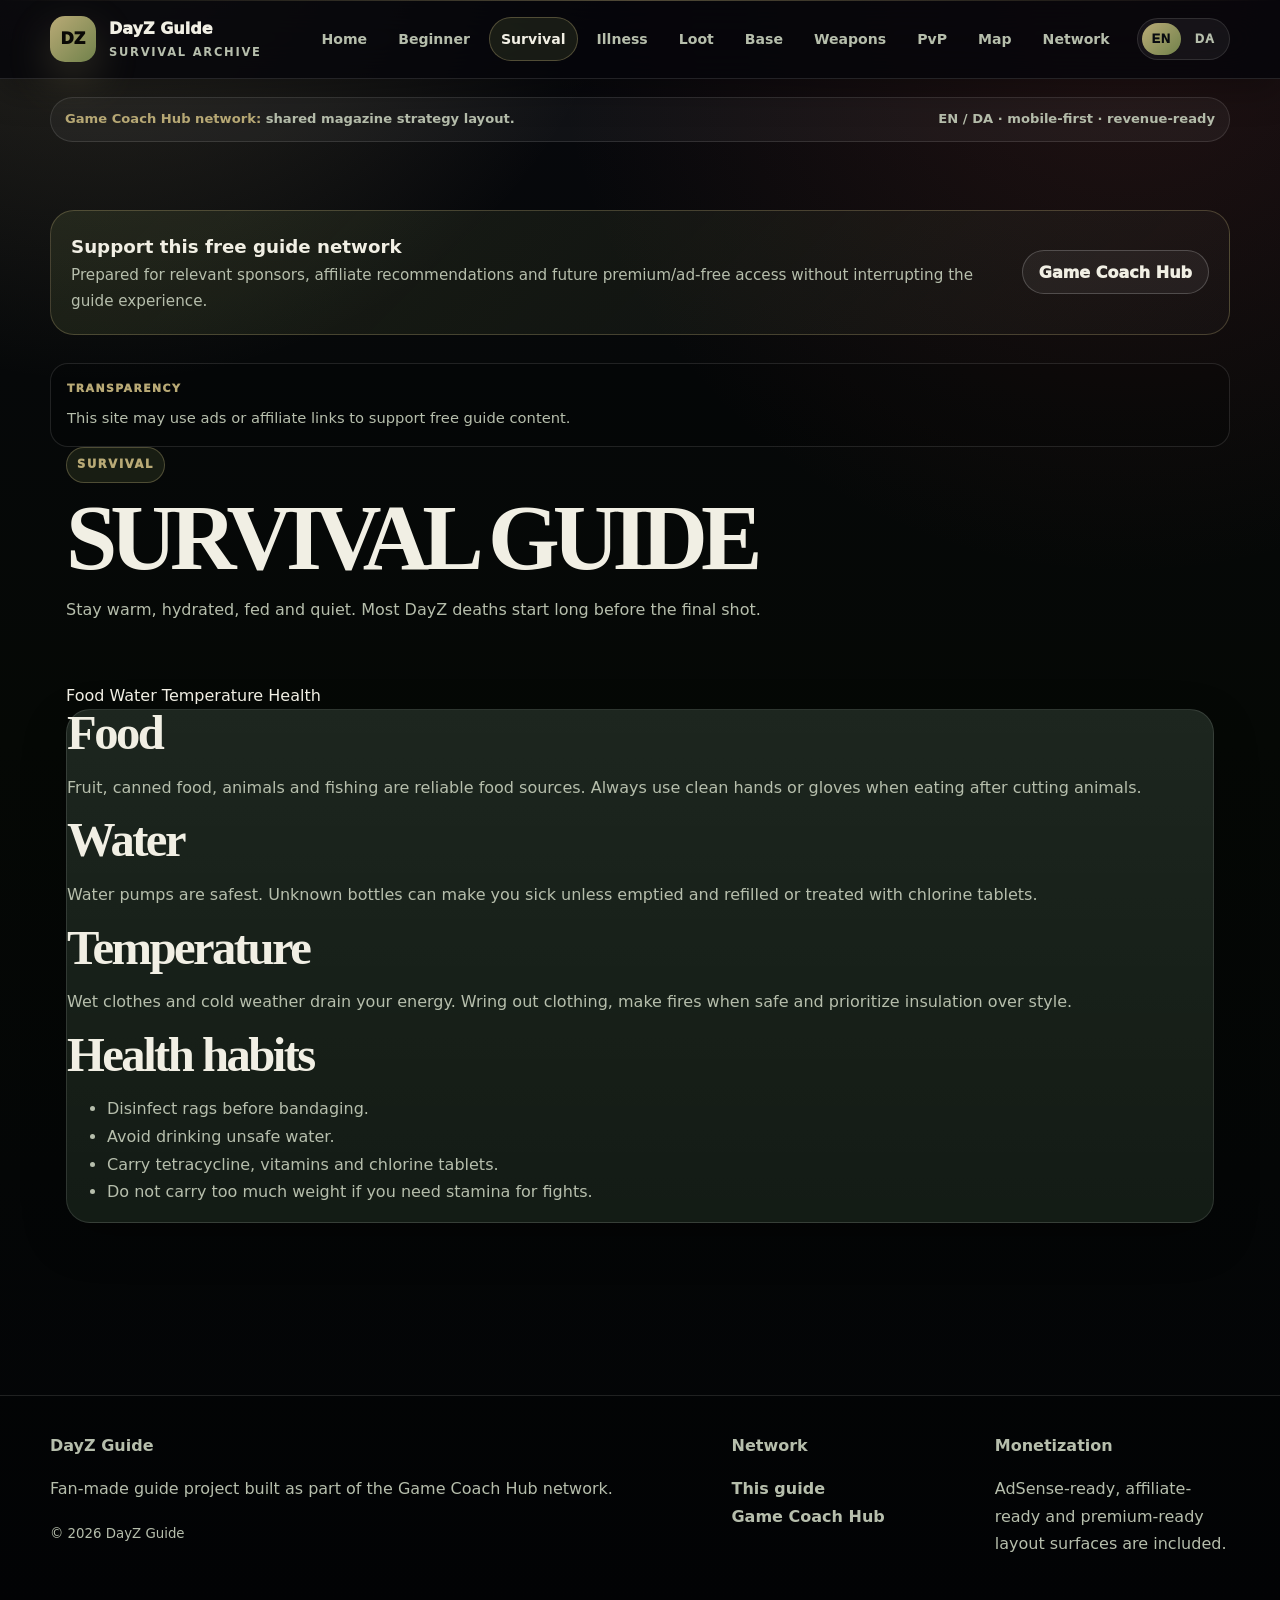
<file: survival.html>
<!doctype html>
<html lang="en">
<head>
  <meta charset="utf-8">
  <meta name="viewport" content="width=device-width, initial-scale=1">
  <title>DayZ Survival Guide | Food, Water, Heat & Health</title>
  <meta name="description" content="DayZ survival guide covering food, water, temperature, stamina, blood, stealth and long-term survival habits.">
  <link rel="stylesheet" href="style.css">
  <script src="js/layout.js" defer></script>
  <link rel="alternate" hreflang="en" href="survival.html?lang=en">
  <link rel="alternate" hreflang="da" href="survival.html?lang=da">
  <script src="i18n.js" defer></script>
</head>
<body data-site="dayz">
  <div id="site-navbar"></div>

  <main>
    <section class="page-hero">
      <div class="container">
        <span class="badge">Survival</span>
        <h1>Survival Guide</h1>
        <p class="section-text">Stay warm, hydrated, fed and quiet. Most DayZ deaths start long before the final shot.</p>
      </div>
    </section>

    <section class="section">
      <div class="container content-layout">
        <aside class="sidebar">
          <a href="#food">Food</a>
          <a href="#water">Water</a>
          <a href="#temperature">Temperature</a>
          <a href="#health">Health</a>
        </aside>

        <article class="article">
          <h2 id="food">Food</h2>
          <p>Fruit, canned food, animals and fishing are reliable food sources. Always use clean hands or gloves when eating after cutting animals.</p>

          <h2 id="water">Water</h2>
          <p>Water pumps are safest. Unknown bottles can make you sick unless emptied and refilled or treated with chlorine tablets.</p>

          <h2 id="temperature">Temperature</h2>
          <p>Wet clothes and cold weather drain your energy. Wring out clothing, make fires when safe and prioritize insulation over style.</p>

          <h2 id="health">Health habits</h2>
          <ul>
            <li>Disinfect rags before bandaging.</li>
            <li>Avoid drinking unsafe water.</li>
            <li>Carry tetracycline, vitamins and chlorine tablets.</li>
            <li>Do not carry too much weight if you need stamina for fights.</li>
          </ul>
        </article>
      </div>
    </section>
  </main>

  <div id="site-footer"></div>
<script src="monetization.js" defer></script>
</body>
</html>
</file>
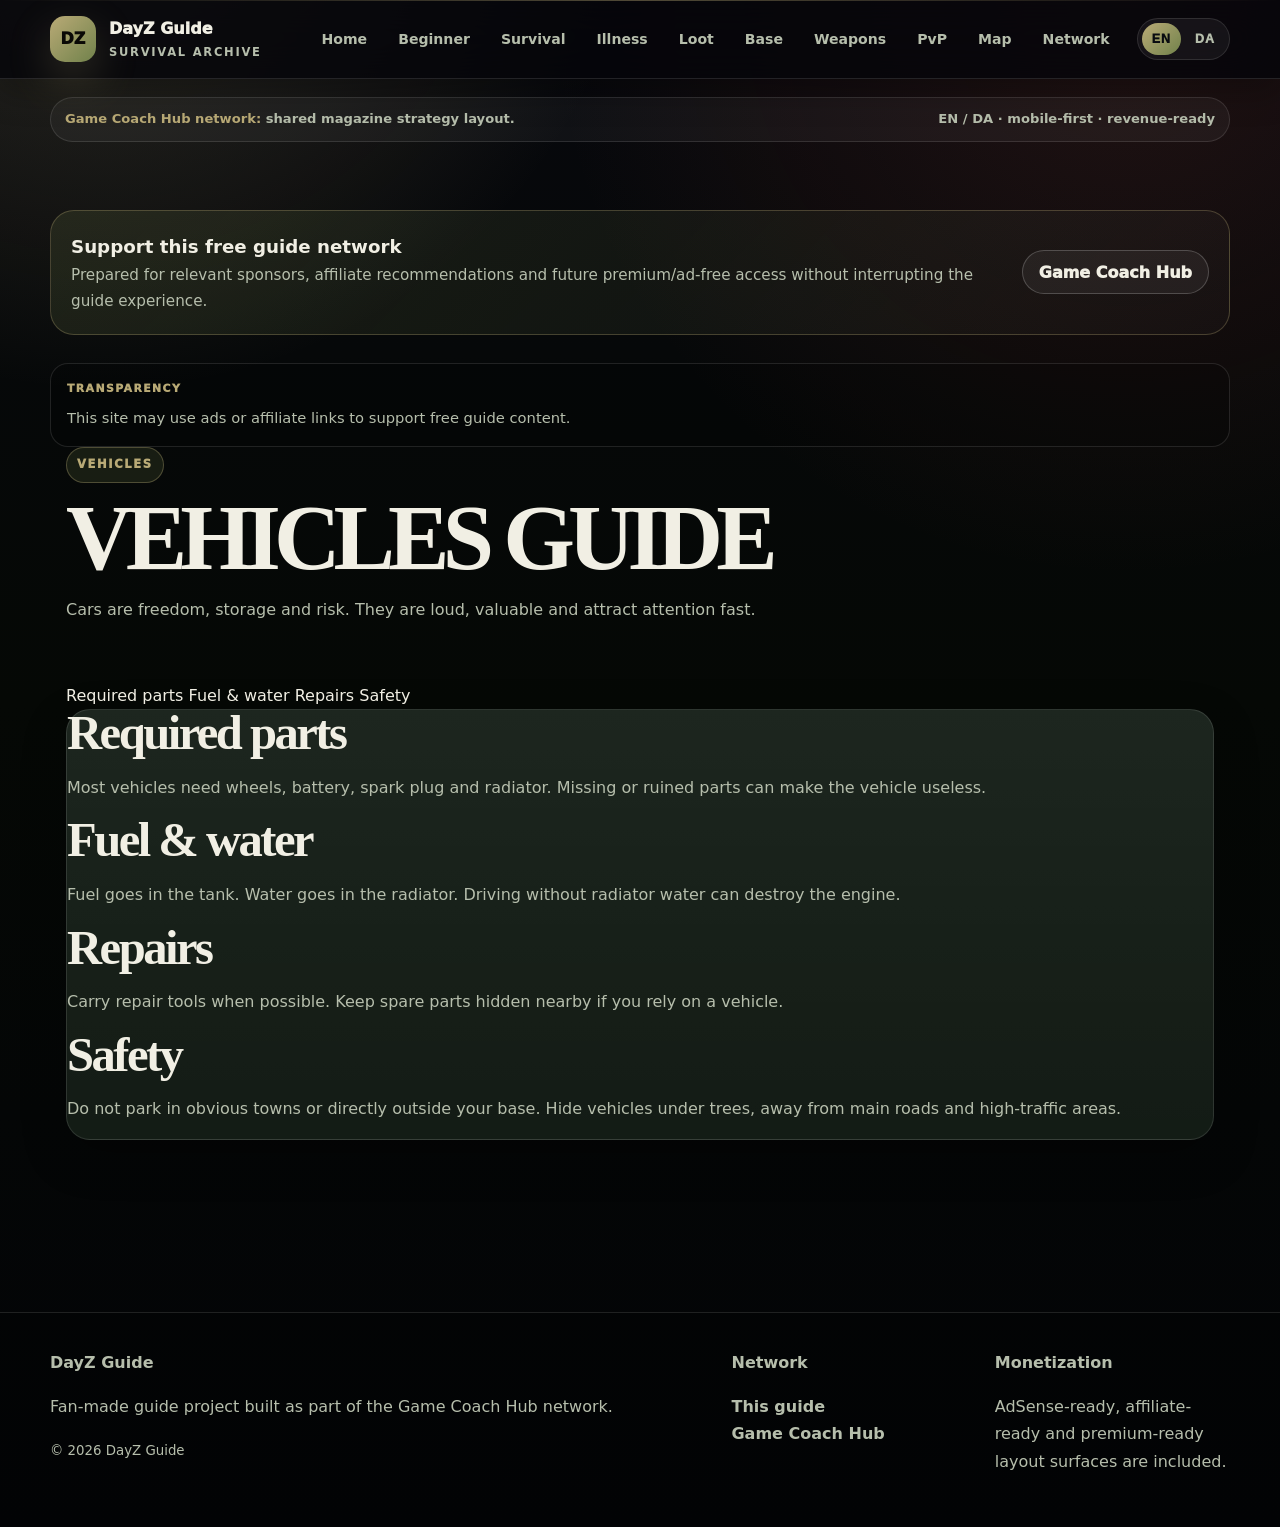
<file: vehicles.html>
<!doctype html>
<html lang="en">
<head>
  <meta charset="utf-8">
  <meta name="viewport" content="width=device-width, initial-scale=1">
  <title>DayZ Vehicles Guide | Cars, Parts, Repairs & Driving</title>
  <meta name="description" content="DayZ vehicles guide covering car parts, radiators, spark plugs, batteries, fuel, water, repairs and driving survival.">
  <link rel="stylesheet" href="style.css">
  <script src="js/layout.js" defer></script>
  <link rel="alternate" hreflang="en" href="vehicles.html?lang=en">
  <link rel="alternate" hreflang="da" href="vehicles.html?lang=da">
  <script src="i18n.js" defer></script>
</head>
<body data-site="dayz">
  <div id="site-navbar"></div>

  <main>
    <section class="page-hero">
      <div class="container">
        <span class="badge">Vehicles</span>
        <h1>Vehicles Guide</h1>
        <p class="section-text">Cars are freedom, storage and risk. They are loud, valuable and attract attention fast.</p>
      </div>
    </section>

    <section class="section">
      <div class="container content-layout">
        <aside class="sidebar">
          <a href="#parts">Required parts</a>
          <a href="#fuel">Fuel & water</a>
          <a href="#repairs">Repairs</a>
          <a href="#safety">Safety</a>
        </aside>

        <article class="article">
          <h2 id="parts">Required parts</h2>
          <p>Most vehicles need wheels, battery, spark plug and radiator. Missing or ruined parts can make the vehicle useless.</p>

          <h2 id="fuel">Fuel & water</h2>
          <p>Fuel goes in the tank. Water goes in the radiator. Driving without radiator water can destroy the engine.</p>

          <h2 id="repairs">Repairs</h2>
          <p>Carry repair tools when possible. Keep spare parts hidden nearby if you rely on a vehicle.</p>

          <h2 id="safety">Safety</h2>
          <p>Do not park in obvious towns or directly outside your base. Hide vehicles under trees, away from main roads and high-traffic areas.</p>
        </article>
      </div>
    </section>
  </main>

  <div id="site-footer"></div>
<script src="monetization.js" defer></script>
</body>
</html>
</file>
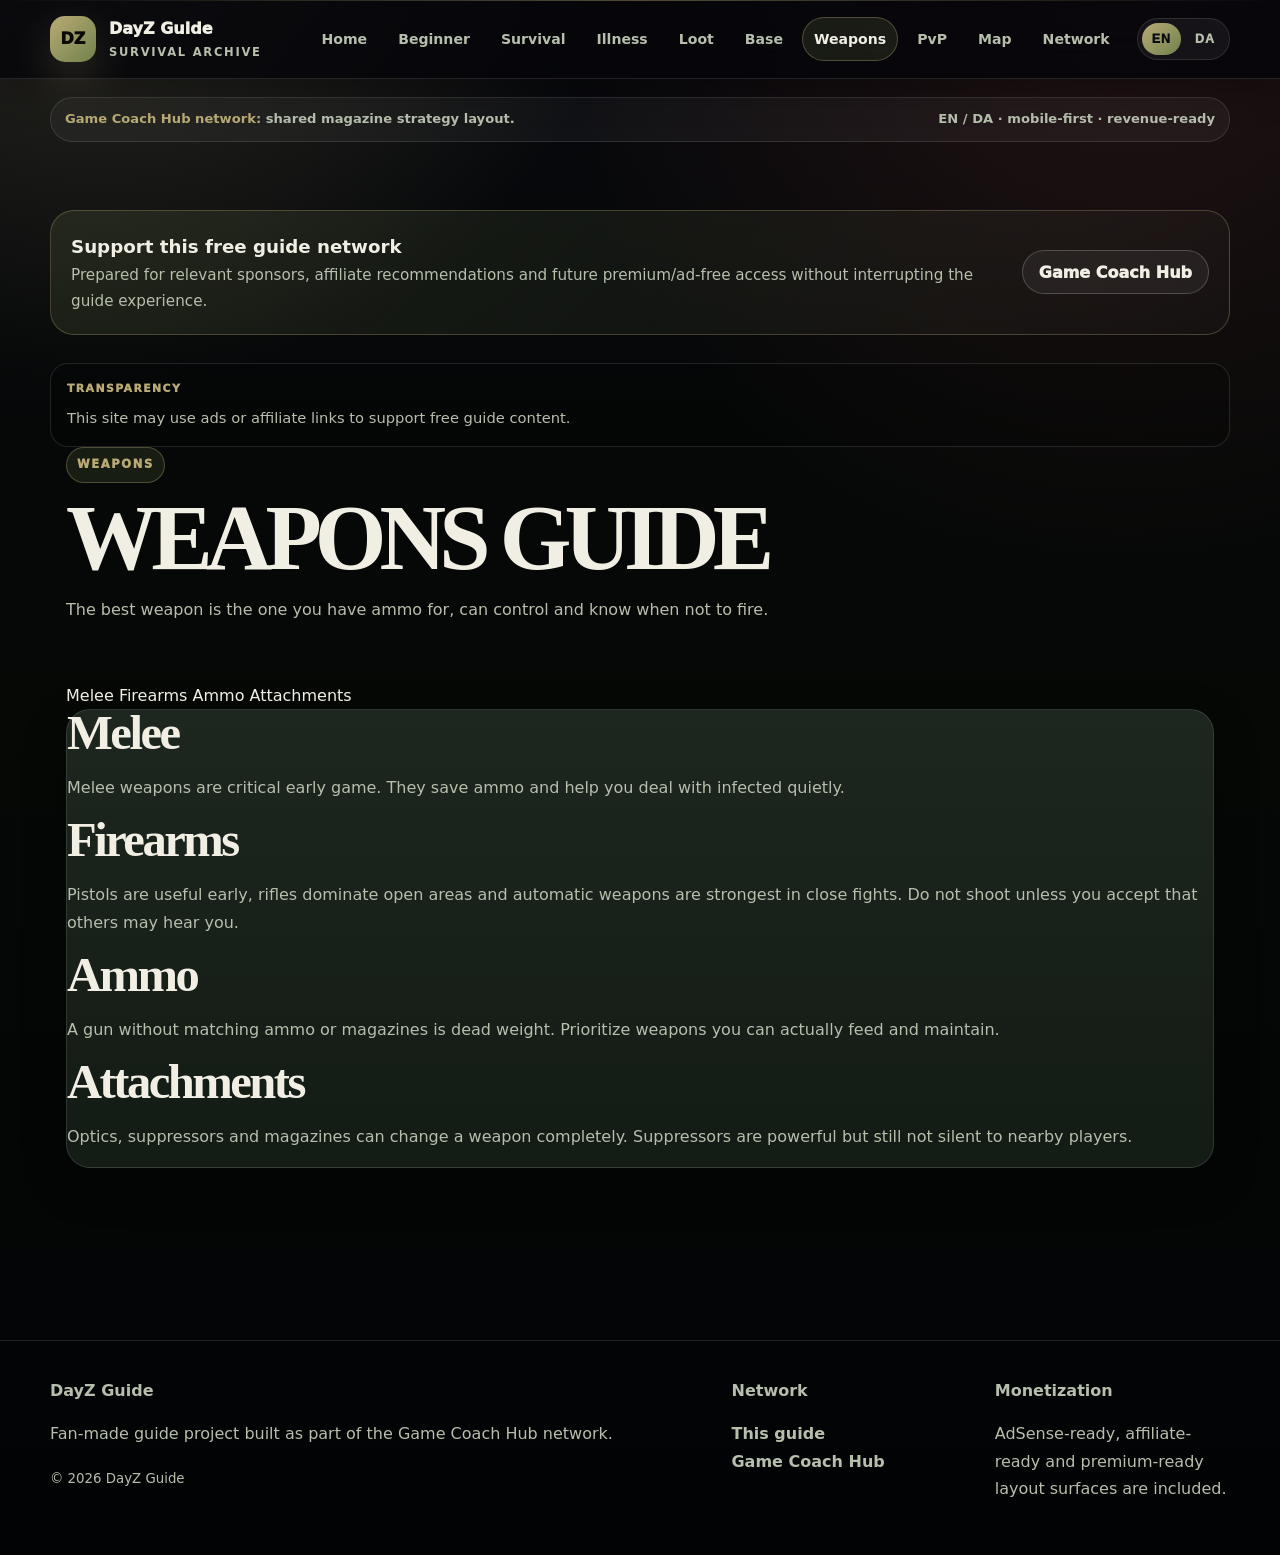
<file: weapons.html>
<!doctype html>
<html lang="en">
<head>
  <meta charset="utf-8">
  <meta name="viewport" content="width=device-width, initial-scale=1">
  <title>DayZ Weapons Guide | Guns, Ammo, Attachments & Melee</title>
  <meta name="description" content="DayZ weapons guide covering melee weapons, pistols, rifles, ammo types, attachments, suppressors and combat loadouts.">
  <link rel="stylesheet" href="style.css">
  <script src="js/layout.js" defer></script>
  <link rel="alternate" hreflang="en" href="weapons.html?lang=en">
  <link rel="alternate" hreflang="da" href="weapons.html?lang=da">
  <script src="i18n.js" defer></script>
</head>
<body data-site="dayz">
  <div id="site-navbar"></div>

  <main>
    <section class="page-hero">
      <div class="container">
        <span class="badge">Weapons</span>
        <h1>Weapons Guide</h1>
        <p class="section-text">The best weapon is the one you have ammo for, can control and know when not to fire.</p>
      </div>
    </section>

    <section class="section">
      <div class="container content-layout">
        <aside class="sidebar">
          <a href="#melee">Melee</a>
          <a href="#firearms">Firearms</a>
          <a href="#ammo">Ammo</a>
          <a href="#attachments">Attachments</a>
        </aside>

        <article class="article">
          <h2 id="melee">Melee</h2>
          <p>Melee weapons are critical early game. They save ammo and help you deal with infected quietly.</p>

          <h2 id="firearms">Firearms</h2>
          <p>Pistols are useful early, rifles dominate open areas and automatic weapons are strongest in close fights. Do not shoot unless you accept that others may hear you.</p>

          <h2 id="ammo">Ammo</h2>
          <p>A gun without matching ammo or magazines is dead weight. Prioritize weapons you can actually feed and maintain.</p>

          <h2 id="attachments">Attachments</h2>
          <p>Optics, suppressors and magazines can change a weapon completely. Suppressors are powerful but still not silent to nearby players.</p>
        </article>
      </div>
    </section>
  </main>

  <div id="site-footer"></div>
<script src="monetization.js" defer></script>
</body>
</html>
</file>
<file: style.css>
:root{
  --bg:#05060a;
  --bg-2:#090c13;
  --surface:#0f141f;
  --surface-2:#141a27;
  --panel:rgba(14,20,31,.86);
  --panel-strong:rgba(18,25,38,.94);
  --text:#f7f2e8;
  --text-cool:#f8fafc;
  --muted:#aeb7c6;
  --muted-2:#788398;
  --line:rgba(255,255,255,.115);
  --line-strong:rgba(255,255,255,.20);
  --gold:#d9a13d;
  --gold-2:#f2c76b;
  --red:#c2412f;
  --blue:#4d8dff;
  --green:#71824b;
  --accent:var(--gold);
  --accent-2:var(--red);
  --accent-3:var(--blue);
  --accent-soft:rgba(217,161,61,.14);
  --danger-soft:rgba(194,65,47,.12);
  --radius-sm:14px;
  --radius:24px;
  --radius-lg:34px;
  --max:1180px;
  --shadow:0 26px 90px rgba(0,0,0,.50);
  --shadow-soft:0 16px 44px rgba(0,0,0,.30);
  --font:Inter,ui-sans-serif,system-ui,-apple-system,BlinkMacSystemFont,"Segoe UI",Arial,sans-serif;
  --display:Georgia,"Times New Roman",serif;
}
body.theme-rdo{--bg:#0c0503;--surface:#160d09;--surface-2:#21130d;--panel:rgba(28,17,12,.88);--panel-strong:rgba(35,22,15,.95);--accent:#d9a13d;--accent-2:#b43a27;--accent-3:#ff7a36;--accent-soft:rgba(217,161,61,.16);--text:#f7ead6;--muted:#c7b49a}
body.theme-dayz{--bg:#050805;--surface:#0c120d;--surface-2:#141d16;--panel:rgba(17,27,19,.88);--panel-strong:rgba(20,32,23,.95);--accent:#b9aa76;--accent-2:#71824b;--accent-3:#9b4132;--accent-soft:rgba(113,130,75,.18);--text:#f1efe4;--muted:#b6beac}
body.theme-hub{--accent:#f3c766;--accent-2:#d94133;--accent-3:#4d8dff;--accent-soft:rgba(243,199,102,.15)}
body.theme-deadlock{--bg:#050713;--surface:#090d1d;--surface-2:#11172d;--panel:rgba(13,18,36,.88);--panel-strong:rgba(18,24,45,.95);--accent:#d4a44b;--accent-2:#7c3aed;--accent-3:#3b82f6;--accent-soft:rgba(124,58,237,.16);--text:#f5f3ff;--muted:#b8bed7}
*{box-sizing:border-box}
html{scroll-behavior:smooth;background:var(--bg)}
body,html body{margin:0!important;min-height:100vh;color:var(--text)!important;background:radial-gradient(circle at 8% -10%, color-mix(in srgb,var(--accent) 24%, transparent), transparent 34rem),radial-gradient(circle at 88% 0%, color-mix(in srgb,var(--accent-3) 18%, transparent), transparent 36rem),linear-gradient(180deg,#07080d 0%,var(--bg) 46%,#030407 100%)!important;font-family:var(--font)!important;line-height:1.72;overflow-x:hidden}
body::before{content:"";position:fixed;inset:0;pointer-events:none;background-image:linear-gradient(rgba(255,255,255,.022) 1px,transparent 1px),linear-gradient(90deg,rgba(255,255,255,.019) 1px,transparent 1px);background-size:54px 54px;mask-image:linear-gradient(to bottom,black 0%,transparent 86%);z-index:-2}
body::after{content:"";position:fixed;inset:0;pointer-events:none;background:linear-gradient(90deg,rgba(255,255,255,.03),transparent 14%,transparent 86%,rgba(255,255,255,.025));z-index:-1}
a{color:inherit;text-decoration:none}img{max-width:100%;display:block}.container,.gch-container{width:min(var(--max),calc(100% - 32px));margin-inline:auto}
.site-header,.gch-header,.topbar{position:sticky!important;top:0;z-index:100;border-bottom:1px solid var(--line)!important;background:rgba(5,6,10,.82)!important;backdrop-filter:blur(22px);box-shadow:0 12px 34px rgba(0,0,0,.28)}
.gch-header::before,.topbar::before{content:"";position:absolute;inset:0 0 auto;height:1px;background:linear-gradient(90deg,transparent,var(--accent),transparent);opacity:.42}.gch-nav,.nav,.navbar{min-height:78px!important;display:flex!important;align-items:center!important;justify-content:space-between!important;gap:22px!important;padding:0!important}.nav{padding-inline:18px!important}.brand,.gch-brand{display:flex!important;align-items:center!important;gap:13px!important;color:var(--text)!important;font-weight:950!important;text-transform:none!important;letter-spacing:0!important}.brand-mark,.gch-brand-mark{width:46px!important;height:46px!important;flex:0 0 46px;display:grid!important;place-items:center!important;border-radius:15px!important;color:#0a0906!important;background:linear-gradient(135deg,var(--accent),var(--accent-2))!important;box-shadow:0 16px 44px color-mix(in srgb,var(--accent) 24%,transparent)!important;font-weight:950!important}.brand small,.gch-brand small{display:block;color:var(--muted)!important;font-size:.72rem;letter-spacing:.15em;text-transform:uppercase;font-weight:900;margin-top:1px}.nav-links,.gch-links,.navbar:not(.gch-nav){display:flex;align-items:center;gap:7px;flex-wrap:wrap;justify-content:flex-end}.nav-links a,.gch-links a,.navbar a{padding:9px 11px!important;border-radius:999px!important;color:var(--muted)!important;font-size:.88rem!important;font-weight:850!important;border:1px solid transparent!important}.nav-links a:hover,.nav-links a.active,.gch-links a:hover,.gch-links a.active,.navbar a:hover{color:var(--text)!important;background:var(--accent-soft)!important;border-color:color-mix(in srgb,var(--accent) 35%,transparent)!important}.nav-toggle,.gch-nav-toggle{display:none;border:1px solid var(--line);background:rgba(255,255,255,.06);color:var(--text);border-radius:14px;padding:10px 12px;font-weight:950}
main,.gch-main{width:min(var(--max),calc(100% - 32px));margin-inline:auto;padding:52px 0 82px!important}.gch-main--wide{width:min(1340px,calc(100% - 32px))}.hero,.gch-hero{padding:34px 0 30px!important;margin:0!important}.hero-grid,.gch-hero-grid{display:grid;grid-template-columns:minmax(0,1.14fr) minmax(330px,.86fr);gap:22px;align-items:stretch}.hero-box,.hero-panel,.side-box,.gch-panel,.card,.guide-card,.tool-card,.article,.callout,.stat,.gch-card,.revenue-card,.sponsor-card,.premium-card,.editorial-card,.mag-card{border:1px solid var(--line)!important;border-radius:var(--radius)!important;background:linear-gradient(180deg,rgba(255,255,255,.062),rgba(255,255,255,.021)),var(--panel)!important;box-shadow:var(--shadow-soft)!important}.hero-box,.hero-panel,.side-box,.gch-panel,.mag-hero{padding:30px!important;overflow:hidden;position:relative}.hero-box::before,.hero-panel::before,.gch-panel::before,.mag-hero::before{content:"";position:absolute;inset:-1px -1px auto;height:4px;background:linear-gradient(90deg,var(--accent),var(--accent-2),var(--accent-3));opacity:.92}.hero-box::after,.hero-panel::after,.gch-panel::after,.mag-hero::after{content:"";position:absolute;right:-90px;top:-90px;width:240px;height:240px;background:radial-gradient(circle,color-mix(in srgb,var(--accent) 22%,transparent),transparent 68%);pointer-events:none}.eyebrow,.badge,.gch-kicker,.sponsor-label{display:inline-flex!important;align-items:center;gap:8px;padding:7px 10px!important;border-radius:999px!important;background:var(--accent-soft)!important;color:var(--accent)!important;border:1px solid color-mix(in srgb,var(--accent) 34%,transparent)!important;text-transform:uppercase!important;letter-spacing:.14em!important;font-size:.72rem!important;font-weight:950!important;margin:0 0 16px!important}h1,.gch-title{margin:0 0 18px!important;color:var(--text)!important;font-family:var(--display)!important;font-size:clamp(2.8rem,7.2vw,6.8rem)!important;line-height:.86!important;letter-spacing:-.075em!important;text-transform:uppercase!important;text-wrap:balance}h2,.section-title,.gch-section-title{margin:0 0 12px!important;color:var(--text)!important;font-family:var(--display)!important;font-size:clamp(2rem,3.8vw,3.35rem)!important;line-height:.98!important;letter-spacing:-.052em!important;text-transform:none!important;text-wrap:balance}h3{color:var(--text)!important;margin:0 0 8px!important;font-size:1.22rem!important;line-height:1.24!important;letter-spacing:-.02em}p,li,.section-text,.card p,.article p,.article li{color:var(--muted)!important;line-height:1.72}.hero p,.gch-hero p{font-size:1.08rem;max-width:740px}.hero-actions,.hero-buttons,.gch-actions{display:flex;flex-wrap:wrap;gap:12px;margin-top:24px}.btn,.button,.mini-btn,.card-link,.gch-btn{display:inline-flex!important;align-items:center!important;justify-content:center!important;gap:8px;min-height:44px!important;padding:0 16px!important;border-radius:999px!important;border:1px solid var(--line-strong)!important;background:rgba(255,255,255,.055)!important;color:var(--text)!important;font-weight:950!important;text-decoration:none!important;transition:transform .18s ease,border-color .18s ease,background .18s ease,box-shadow .18s ease!important}.btn:hover,.button:hover,.mini-btn:hover,.gch-btn:hover,.card-link:hover{transform:translateY(-2px)!important;border-color:color-mix(in srgb,var(--accent) 44%,transparent)!important;box-shadow:0 16px 38px rgba(0,0,0,.25)}.btn.primary,.btn-primary,.gch-btn.primary{background:linear-gradient(135deg,var(--accent),var(--accent-2))!important;color:#090806!important;border:0!important}.section,.gch-section{padding:42px 0!important;margin:0!important}.section-head,.gch-section-head{display:flex;align-items:end;justify-content:space-between;gap:24px;margin-bottom:22px}.cards,.card-grid,.guide-grid,.gch-grid,.premium-grid{display:grid!important;grid-template-columns:repeat(3,minmax(0,1fr))!important;gap:18px!important}.card,.gch-card,.editorial-card,.mag-card{padding:22px!important;min-height:230px!important;display:flex!important;flex-direction:column!important;justify-content:space-between!important;transition:.18s ease!important;position:relative;overflow:hidden;margin:0!important}.card::after,.gch-card::after,.editorial-card::after,.mag-card::after{content:"";position:absolute;inset:0;background:radial-gradient(circle at 95% 0%,var(--accent-soft),transparent 14rem);opacity:.78;pointer-events:none}.card:hover,.gch-card:hover,.editorial-card:hover,.mag-card:hover{transform:translateY(-4px)!important;border-color:color-mix(in srgb,var(--accent) 46%,transparent)!important}.icon,.card-icon{width:50px!important;height:50px!important;border-radius:16px!important;display:grid!important;place-items:center!important;background:var(--accent-soft)!important;border:1px solid color-mix(in srgb,var(--accent) 30%,transparent)!important;color:var(--accent)!important;font-size:1.25rem!important;margin-bottom:16px!important}.quick-stats,.stats-grid,.gch-stats{display:grid;grid-template-columns:repeat(4,minmax(0,1fr));gap:14px;margin-top:22px}.stat{padding:18px!important;background:linear-gradient(180deg,rgba(255,255,255,.05),rgba(255,255,255,.018)),rgba(255,255,255,.035)!important}.stat strong{display:block;color:var(--accent)!important;font-size:1.75rem!important;line-height:1.05}.stat span{color:var(--muted)!important;font-weight:850;font-size:.9rem}.mag-feature{display:grid;grid-template-columns:minmax(0,1.1fr) minmax(300px,.9fr);gap:18px}.mag-cover{min-height:360px;border-radius:var(--radius-lg);border:1px solid var(--line);background:radial-gradient(circle at 28% 18%,color-mix(in srgb,var(--accent) 28%,transparent),transparent 18rem),radial-gradient(circle at 82% 72%,color-mix(in srgb,var(--accent-3) 20%,transparent),transparent 18rem),linear-gradient(135deg,rgba(255,255,255,.075),rgba(255,255,255,.018));box-shadow:var(--shadow);position:relative;overflow:hidden}.mag-cover::before{content:"";position:absolute;inset:18px;border:1px solid rgba(255,255,255,.13);border-radius:24px}.mag-cover::after{content:"STRATEGY\A GUIDE\A NETWORK";white-space:pre;position:absolute;left:28px;bottom:28px;color:rgba(255,255,255,.20);font-family:var(--display);font-size:clamp(2.2rem,6vw,5.2rem);line-height:.86;letter-spacing:-.08em}.feature-list,.status-list{display:grid;gap:10px;margin-top:18px}.feature-list li,.status-item{list-style:none;padding:12px 14px!important;border:1px solid var(--line);border-radius:16px;background:rgba(255,255,255,.042);color:var(--muted)!important}.status-item{display:flex;justify-content:space-between;gap:14px}.status-item strong{color:var(--text)!important}.revenue-strip,.gch-money-panel{margin:28px 0;padding:20px;border:1px solid color-mix(in srgb,var(--accent) 30%,transparent);border-radius:var(--radius);background:linear-gradient(135deg,var(--accent-soft),rgba(255,255,255,.024));display:grid;grid-template-columns:1fr auto;gap:18px;align-items:center}.revenue-strip strong,.gch-money-panel strong{display:block;color:var(--text);font-size:1.14rem}.revenue-strip span,.gch-money-panel span{color:var(--muted);display:block;font-size:.95rem}.revenue-actions{display:flex;gap:10px;flex-wrap:wrap}.gch-ad-shell{display:grid;grid-template-columns:1fr 1fr 1fr;gap:14px;margin-top:18px}.gch-ad-shell>div,.monetization-card{padding:16px;border:1px solid var(--line);border-radius:18px;background:rgba(0,0,0,.18)}.monetization-card small,.gch-ad-shell small{display:block;color:var(--accent);font-weight:950;letter-spacing:.13em;text-transform:uppercase;font-size:.68rem;margin-bottom:6px}.monetization-card p,.gch-ad-shell p{margin:0!important;font-size:.92rem}.ad-slot{display:none}.ad-slot.is-active{display:block;padding:16px;border:1px dashed color-mix(in srgb,var(--accent) 40%,transparent);border-radius:18px;background:rgba(0,0,0,.18)}.site-footer,.gch-footer,.footer{border-top:1px solid var(--line)!important;margin-top:48px!important;padding:36px 0!important;background:rgba(0,0,0,.25)!important;color:var(--muted)!important;text-align:left!important}.footer-grid,.gch-footer-grid{display:grid;grid-template-columns:minmax(0,1.25fr) repeat(2,minmax(180px,.45fr));gap:28px}.footer-links{display:flex;gap:12px;flex-wrap:wrap}.site-footer a,.gch-footer a,.footer a{color:var(--muted)!important;font-weight:850}.site-footer a:hover,.gch-footer a:hover,.footer a:hover{color:var(--accent)!important}.gch-language-switch{display:inline-flex;align-items:center;gap:4px;padding:4px;border:1px solid var(--line);border-radius:999px;background:rgba(255,255,255,.055);margin-left:8px}.gch-lang-btn{appearance:none;border:0;border-radius:999px;min-height:32px;padding:0 10px;cursor:pointer;color:var(--muted);background:transparent;font-weight:950;font-size:.78rem;letter-spacing:.08em}.gch-lang-btn.active{color:#080a10;background:linear-gradient(135deg,var(--accent),var(--accent-2))}.gch-lang-note{margin:12px 0 0;color:var(--muted);font-size:.88rem}.pro-ribbon{width:min(var(--max),calc(100% - 32px));margin:18px auto -12px;padding:10px 14px;border:1px solid var(--line);border-radius:999px;background:rgba(255,255,255,.045);display:flex;justify-content:space-between;gap:12px;color:var(--muted);font-size:.82rem;font-weight:800}.pro-ribbon b{color:var(--accent)}@media (max-width:980px){.hero-grid,.gch-hero-grid,.mag-feature{grid-template-columns:1fr}.cards,.card-grid,.guide-grid,.gch-grid,.premium-grid{grid-template-columns:repeat(2,minmax(0,1fr))!important}.quick-stats,.stats-grid,.gch-stats,.gch-ad-shell{grid-template-columns:repeat(2,minmax(0,1fr))}.revenue-strip,.gch-money-panel{grid-template-columns:1fr}.footer-grid,.gch-footer-grid{grid-template-columns:1fr 1fr}.mag-cover{min-height:260px}}@media (max-width:760px){.nav-toggle,.gch-nav-toggle{display:inline-flex}.nav-links,.gch-links{position:absolute;left:16px;right:16px;top:84px;display:none!important;flex-direction:column!important;align-items:stretch!important;padding:14px;border:1px solid var(--line);border-radius:18px;background:rgba(7,8,13,.97);box-shadow:var(--shadow)}.nav-links.open,.gch-links.open{display:flex!important}main,.gch-main{padding-top:32px!important}.cards,.card-grid,.guide-grid,.gch-grid,.premium-grid,.quick-stats,.stats-grid,.gch-stats,.gch-ad-shell{grid-template-columns:1fr!important}.section-head,.gch-section-head{display:block}.footer-grid,.gch-footer-grid{grid-template-columns:1fr}.hero-actions,.hero-buttons,.gch-actions{flex-direction:column}.btn,.button,.mini-btn,.gch-btn{width:100%}.gch-language-switch{margin-left:0;justify-content:center;width:100%}.gch-lang-btn{flex:1}.pro-ribbon{border-radius:18px;display:block}.mag-cover::after{font-size:3rem}}
</file>
